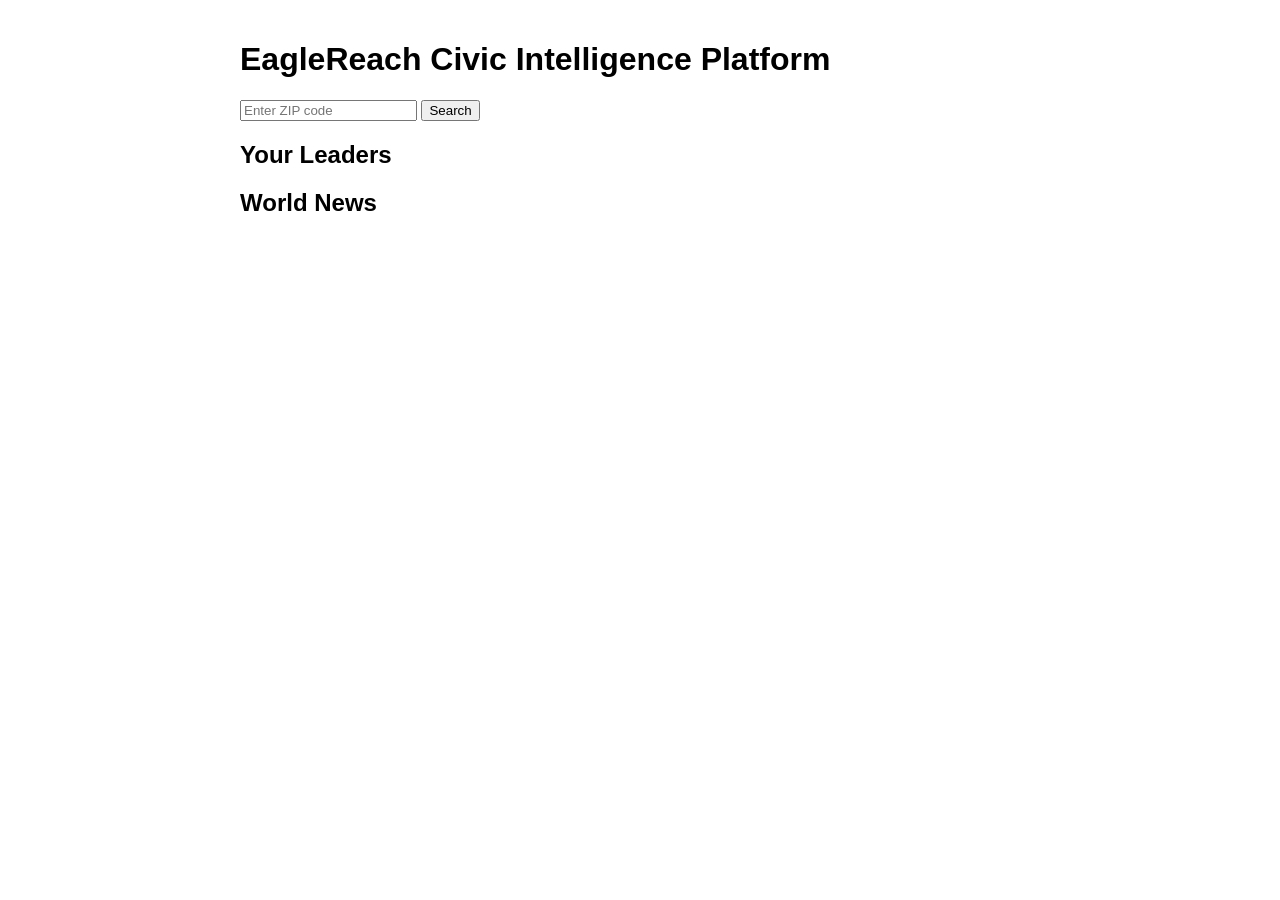
<file: index.html>
<!DOCTYPE html>
<html>
<head>
    <title>EagleReach Civic Intelligence Platform</title>
    <link rel="stylesheet" href="style.css">
</head>

<body>

<h1>EagleReach Civic Intelligence Platform</h1>

<input id="zip" placeholder="Enter ZIP code">
<button onclick="searchZip()">Search</button>

<h2>Your Leaders</h2>
<div id="leaders"></div>

<h2>World News</h2>
<div id="news"></div>

<script src="app.js"></script>

</body>
</html>
</file>
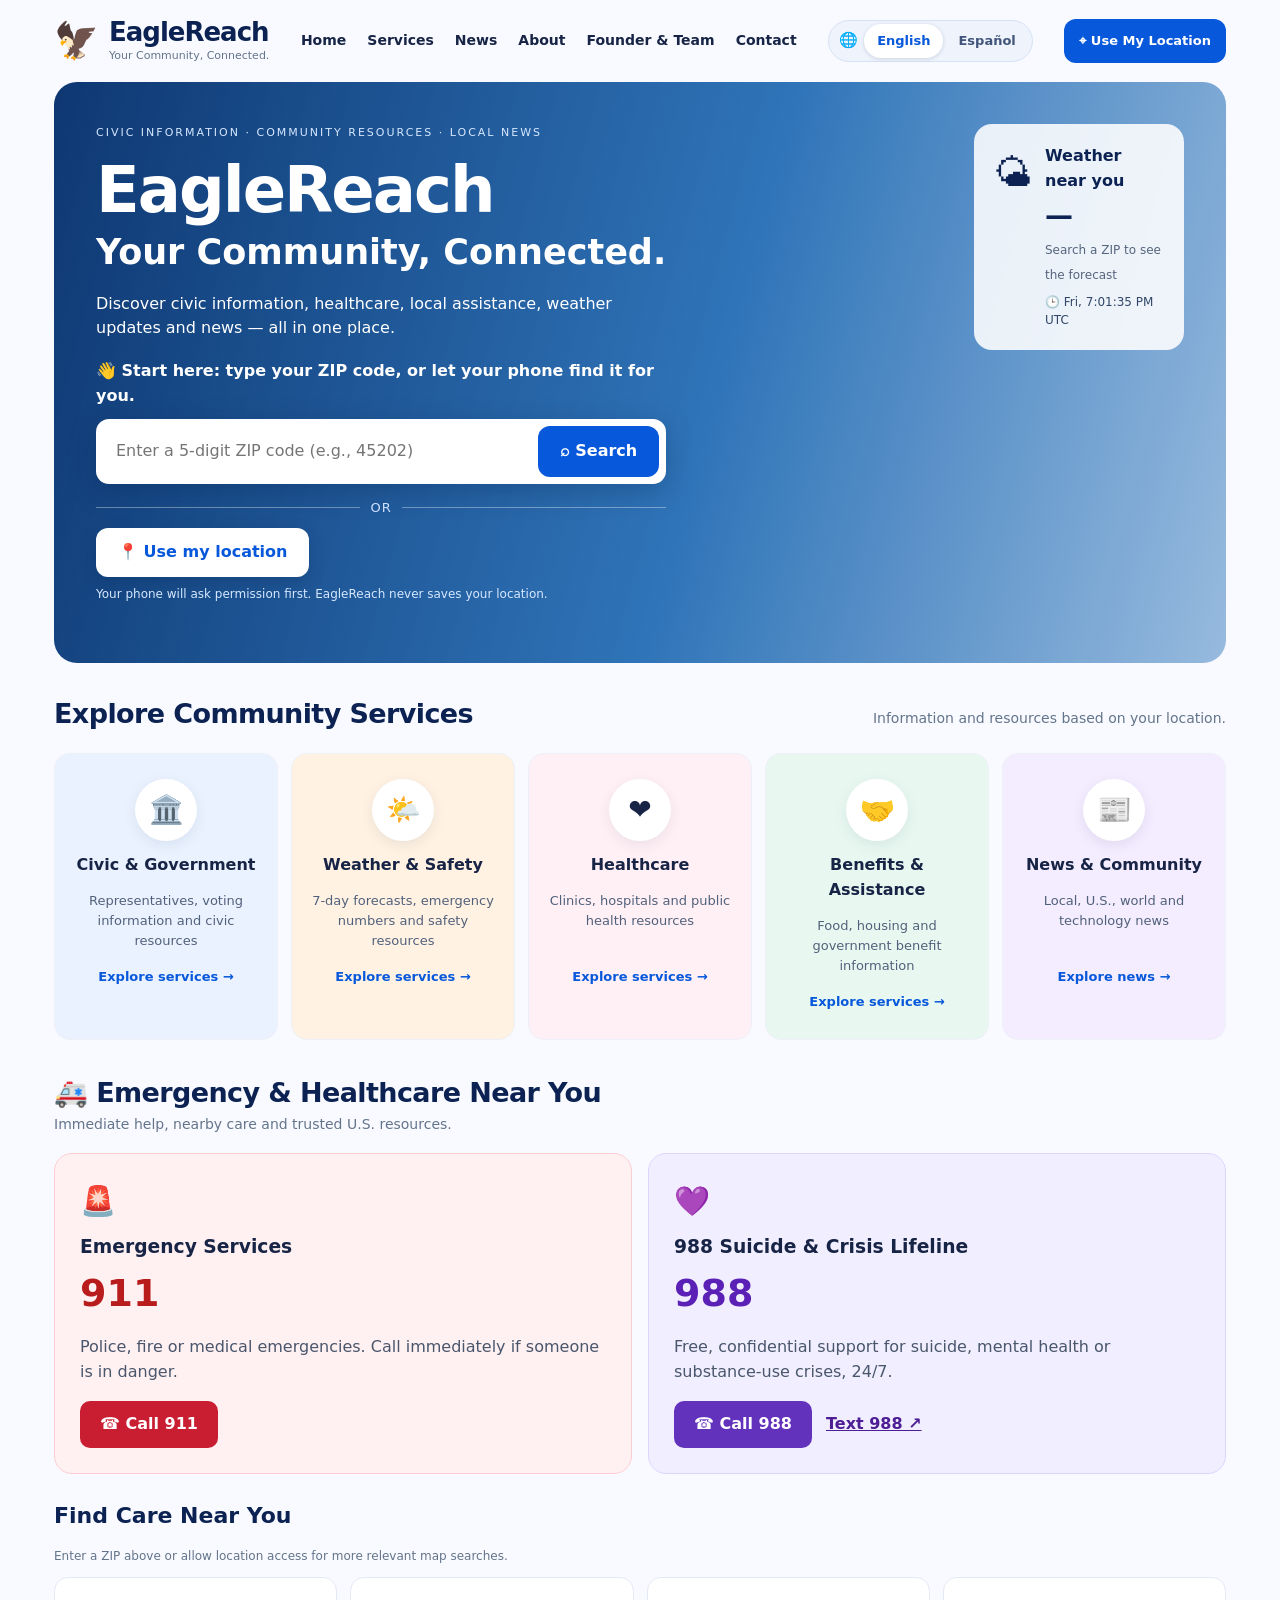
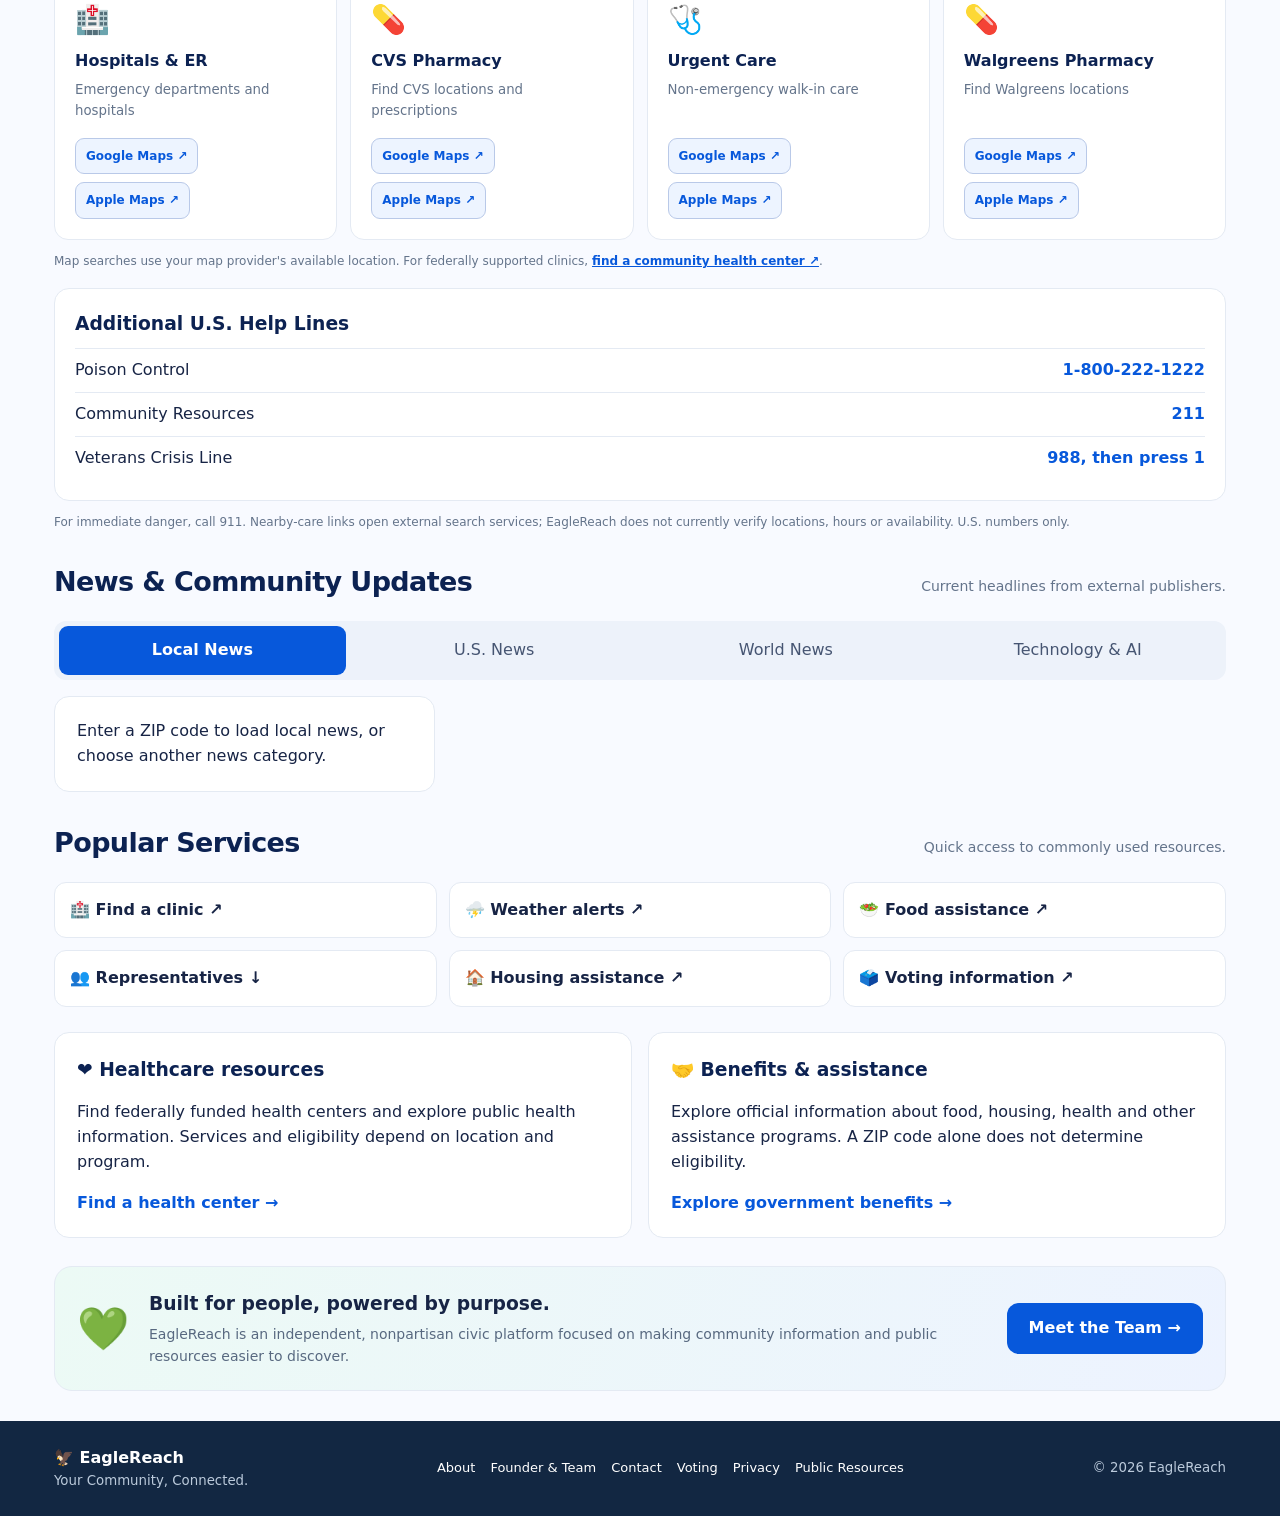
<file: docs/index.html>
<!doctype html><html lang="en"><head><meta charset="utf-8"><meta name="viewport" content="width=device-width,initial-scale=1"><meta name="theme-color" content="#0758db"><title>EagleReach | Your Community, Connected</title><meta name="description" content="Type a U.S. ZIP code to see who represents you in Congress, weather alerts, local news and nearby care. Free and nonpartisan."><link rel="canonical" href="https://vikesh2608.github.io/EagleReach-v2/"><meta property="og:type" content="website"><meta property="og:site_name" content="EagleReach"><meta property="og:title" content="EagleReach | Your Community, Connected"><meta property="og:description" content="Type a U.S. ZIP code to see who represents you in Congress, weather alerts, local news and nearby care. Free and nonpartisan."><meta property="og:url" content="https://vikesh2608.github.io/EagleReach-v2/"><meta property="og:image" content="https://vikesh2608.github.io/EagleReach-v2/og-image.jpg"><meta property="og:image:width" content="1200"><meta property="og:image:height" content="630"><meta property="og:image:alt" content="EagleReach: type a ZIP code to see your representatives, weather alerts and local news"><meta name="twitter:card" content="summary_large_image"><meta name="twitter:title" content="EagleReach | Your Community, Connected"><meta name="twitter:description" content="Type a U.S. ZIP code to see who represents you in Congress, weather alerts, local news and nearby care. Free and nonpartisan."><meta name="twitter:image" content="https://vikesh2608.github.io/EagleReach-v2/og-image.jpg"><link rel="stylesheet" href="./style.css"></head><body><header class="nav wrap"><a class="brand" href="./index.html"><span class="mark">🦅</span><span><strong>EagleReach</strong><small>Your Community, Connected.</small></span></a><nav aria-label="Main navigation"><a href="#home">Home</a><a href="#services">Services</a><a href="#news">News</a><a href="./about.html">About</a><a href="./founder.html">Founder & Team</a><a href="./contact.html">Contact</a></nav><div id="langSwitch" class="lang-switch" role="group" aria-label="Language / Idioma"><span class="globe" aria-hidden="true">🌐</span><button type="button" data-lang="en" lang="en" aria-pressed="true"><span class="long">English</span><span class="short">EN</span></button><button type="button" data-lang="es" lang="es" aria-pressed="false"><span class="long">Español</span><span class="short">ES</span></button></div><button id="locateTop" class="button small">⌖ Use My Location</button></header><main class="wrap"><section class="hero" id="home"><div class="hero-content"><div class="eyebrow">CIVIC INFORMATION · COMMUNITY RESOURCES · LOCAL NEWS</div><h1>EagleReach</h1><h2>Your Community, Connected.</h2><p class="hero-desc">Discover civic information, healthcare, local assistance, weather updates and news — all in one place.</p><p class="start-hint">👋 Start here: type your ZIP code, or let your phone find it for you.</p><form id="searchForm" class="search"><label class="sr-only" for="zip">Enter ZIP code</label><input id="zip" inputmode="numeric" autocomplete="postal-code" maxlength="5" placeholder="Enter a 5-digit ZIP code (e.g., 45202)" required pattern="[0-9]{5}"><button class="button" type="submit">⌕ Search</button></form><div class="or-line" aria-hidden="true"><span>or</span></div><button id="locateHero" class="locate-big" type="button">📍 Use my location</button><small class="locate-note">Your phone will ask permission first. EagleReach never saves your location.</small><p id="status" role="status" aria-live="polite"></p></div><div class="hero-side"><div class="weather-chip"><span>🌤</span><div><b id="heroCity">Weather near you</b><strong id="heroTemp">—</strong><small id="heroConditions">Search a ZIP to see the forecast</small><small id="heroClock" class="clock"></small></div></div></div></section><section id="services"><div class="section-heading"><h2>Explore Community Services</h2><p>Information and resources based on your location.</p></div><div class="service-grid"><a class="service blue" href="#civic"><span class="bubble">🏛️</span><h3>Civic & Government</h3><p>Representatives, voting information and civic resources</p><b>Explore services →</b></a><a class="service orange" href="#forecast"><span class="bubble">🌤️</span><h3>Weather & Safety</h3><p>7-day forecasts, emergency numbers and safety resources</p><b>Explore services →</b></a><a class="service pink" href="#healthcare"><span class="bubble">❤️</span><h3>Healthcare</h3><p>Clinics, hospitals and public health resources</p><b>Explore services →</b></a><a class="service green" href="#benefits"><span class="bubble">🤝</span><h3>Benefits & Assistance</h3><p>Food, housing and government benefit information</p><b>Explore services →</b></a><a class="service purple" href="#news"><span class="bubble">📰</span><h3>News & Community</h3><p>Local, U.S., world and technology news</p><b>Explore news →</b></a></div></section><section id="emergency" class="emergency-section" aria-labelledby="emergency-title"><div class="section-heading"><div><h2 id="emergency-title">🚑 Emergency & Healthcare Near You</h2><p>Immediate help, nearby care and trusted U.S. resources.</p></div></div><div class="emergency-grid"><article class="emergency-card emergency-911"><span class="emergency-symbol">🚨</span><h3>Emergency Services</h3><strong>911</strong><p>Police, fire or medical emergencies. Call immediately if someone is in danger.</p><a class="emergency-action red-action" href="tel:911" aria-label="Call 911 emergency services">☎ Call 911</a></article><article class="emergency-card emergency-988"><span class="emergency-symbol">💜</span><h3>988 Suicide & Crisis Lifeline</h3><strong>988</strong><p>Free, confidential support for suicide, mental health or substance-use crises, 24/7.</p><a class="emergency-action purple-action" href="tel:988" aria-label="Call 988 crisis lifeline">☎ Call 988</a><a class="secondary-crisis-link" href="sms:988">Text 988 ↗</a></article></div><h3 class="nearby-title">Find Care Near You</h3><p id="careLocation" class="note" role="status" aria-live="polite">Enter a ZIP above or allow location access for more relevant map searches.</p><div class="care-grid"><article class="care-card"><span>🏥</span><b>Hospitals & ER</b><small>Emergency departments and hospitals</small><div class="map-actions"><a href="https://www.google.com/maps/search/?api=1&amp;query=emergency%20hospital%20near%20me" target="_blank" rel="noopener noreferrer" aria-label="Find Hospitals & ER on Google Maps">Google Maps ↗</a><a href="https://maps.apple.com/?q=emergency%20hospital%20near%20me" target="_blank" rel="noopener noreferrer" aria-label="Find Hospitals & ER on Apple Maps">Apple Maps ↗</a></div></article><article class="care-card"><span>💊</span><b>CVS Pharmacy</b><small>Find CVS locations and prescriptions</small><div class="map-actions"><a href="https://www.google.com/maps/search/?api=1&amp;query=CVS%20Pharmacy%20near%20me" target="_blank" rel="noopener noreferrer" aria-label="Find CVS Pharmacy on Google Maps">Google Maps ↗</a><a href="https://maps.apple.com/?q=CVS%20Pharmacy%20near%20me" target="_blank" rel="noopener noreferrer" aria-label="Find CVS Pharmacy on Apple Maps">Apple Maps ↗</a></div></article><article class="care-card"><span>🩺</span><b>Urgent Care</b><small>Non-emergency walk-in care</small><div class="map-actions"><a href="https://www.google.com/maps/search/?api=1&amp;query=urgent%20care%20near%20me" target="_blank" rel="noopener noreferrer" aria-label="Find Urgent Care on Google Maps">Google Maps ↗</a><a href="https://maps.apple.com/?q=urgent%20care%20near%20me" target="_blank" rel="noopener noreferrer" aria-label="Find Urgent Care on Apple Maps">Apple Maps ↗</a></div></article><article class="care-card"><span>💊</span><b>Walgreens Pharmacy</b><small>Find Walgreens locations</small><div class="map-actions"><a href="https://www.google.com/maps/search/?api=1&amp;query=Walgreens%20Pharmacy%20near%20me" target="_blank" rel="noopener noreferrer" aria-label="Find Walgreens Pharmacy on Google Maps">Google Maps ↗</a><a href="https://maps.apple.com/?q=Walgreens%20Pharmacy%20near%20me" target="_blank" rel="noopener noreferrer" aria-label="Find Walgreens Pharmacy on Apple Maps">Apple Maps ↗</a></div></article></div><p class="note">Map searches use your map provider's available location. For federally supported clinics, <a href="https://findahealthcenter.hrsa.gov/" target="_blank" rel="noopener noreferrer">find a community health center ↗</a>.</p><div class="helplines"><h3>Additional U.S. Help Lines</h3><div><span>Poison Control</span><a href="tel:18002221222">1-800-222-1222</a></div><div><span>Community Resources</span><a href="tel:211">211</a></div><div><span>Veterans Crisis Line</span><a href="tel:988">988, then press 1</a></div></div><p class="emergency-disclaimer">For immediate danger, call 911. Nearby-care links open external search services; EagleReach does not currently verify locations, hours or availability. U.S. numbers only.</p></section><section id="results" hidden><div class="section-heading"><div><h2 id="resultTitle">Your community</h2><p id="resultSubtitle"></p></div><div class="share-wrap"><button id="cardBtn" class="share-button card-button" type="button">🖼️ Make my Community Card</button><button id="shareBtn" class="share-button" type="button">🔗 Share these results</button><span id="shareMsg" role="status" aria-live="polite"></span></div></div><div class="two-col"><article class="panel" id="civic"><h3>🏛️ Elected representatives</h3><div id="leaders">Search to load civic information.</div><p class="note">ZIP codes can span multiple congressional districts. Confirm district assignments using your full address.</p></article><article class="panel wx wx-clear" id="forecast" aria-label="Weather"><div id="alerts" aria-live="polite"></div><div id="weather">Search to load the forecast.</div><p class="note live-line"><span id="localClock"></span><span id="updatedAt"></span></p></article></div></section><section id="news"><div class="section-heading"><h2>News & Community Updates</h2><p>Current headlines from external publishers.</p></div><div class="tabs" role="tablist" aria-label="News categories"><button class="active" data-news="local" role="tab" aria-selected="true">Local News</button><button data-news="us" role="tab" aria-selected="false">U.S. News</button><button data-news="world" role="tab" aria-selected="false">World News</button><button data-news="tech" role="tab" aria-selected="false">Technology & AI</button></div><div id="newsCards" class="news-grid"><div class="panel">Enter a ZIP code to load local news, or choose another news category.</div></div></section><section id="popular"><div class="section-heading"><h2>Popular Services</h2><p>Quick access to commonly used resources.</p></div><div class="quick-grid"><a href="https://findahealthcenter.hrsa.gov/" target="_blank" rel="noopener noreferrer">🏥 Find a clinic ↗</a><a href="https://www.weather.gov/" target="_blank" rel="noopener noreferrer">⛈️ Weather alerts ↗</a><a href="https://www.usa.gov/food-help" target="_blank" rel="noopener noreferrer">🥗 Food assistance ↗</a><a href="#civic">👥 Representatives ↓</a><a href="https://www.usa.gov/housing-help" target="_blank" rel="noopener noreferrer">🏠 Housing assistance ↗</a><a href="https://www.usa.gov/voting" target="_blank" rel="noopener noreferrer">🗳️ Voting information ↗</a></div></section><div class="two-col resource-panels"><section class="panel" id="healthcare"><h3>❤️ Healthcare resources</h3><p>Find federally funded health centers and explore public health information. Services and eligibility depend on location and program.</p><a href="https://findahealthcenter.hrsa.gov/" target="_blank" rel="noopener noreferrer">Find a health center →</a></section><section class="panel" id="benefits"><h3>🤝 Benefits & assistance</h3><p>Explore official information about food, housing, health and other assistance programs. A ZIP code alone does not determine eligibility.</p><a href="https://www.usa.gov/benefits" target="_blank" rel="noopener noreferrer">Explore government benefits →</a></section></div><aside class="mission"><span>💚</span><div><h3>Built for people, powered by purpose.</h3><p>EagleReach is an independent, nonpartisan civic platform focused on making community information and public resources easier to discover.</p></div><a class="button" href="./founder.html">Meet the Team →</a></aside></main><div id="cardModal" class="card-modal" hidden role="dialog" aria-modal="true" aria-labelledby="cardTitle"><div class="card-sheet"><div class="card-head"><h3 id="cardTitle">Your Community Card</h3><button id="cardClose" class="card-x" type="button" aria-label="Close">✕</button></div><p class="card-sub">Share it on Instagram, WhatsApp, LinkedIn or anywhere. Every card links back to your results.</p><div class="card-preview"><img id="cardImg" alt="Community Card preview"></div><div class="card-actions"><button id="cardShare" class="button" type="button">📤 Share image</button><button id="cardDownload" class="share-button" type="button">⬇️ Download</button></div></div></div><div id="startBar" class="start-bar" hidden><span class="start-bar-text">Find your representatives, weather &amp; local news</span><button id="locateBar" type="button">📍 Use my location</button><a href="#home" class="start-bar-zip">or type a ZIP</a></div><footer><div class="wrap footer-inner"><div><b>🦅 EagleReach</b><small>Your Community, Connected.</small></div><div><a href="./about.html">About</a><a href="./founder.html">Founder & Team</a><a href="./contact.html">Contact</a><a href="./vote.html">Voting</a><a href="./privacy.html">Privacy</a><a href="https://www.usa.gov/" target="_blank" rel="noopener noreferrer">Public Resources</a></div><small>© 2026 EagleReach</small></div></footer><script src="./i18n.js" defer></script><script src="./app.js" defer></script></body></html>
</file>
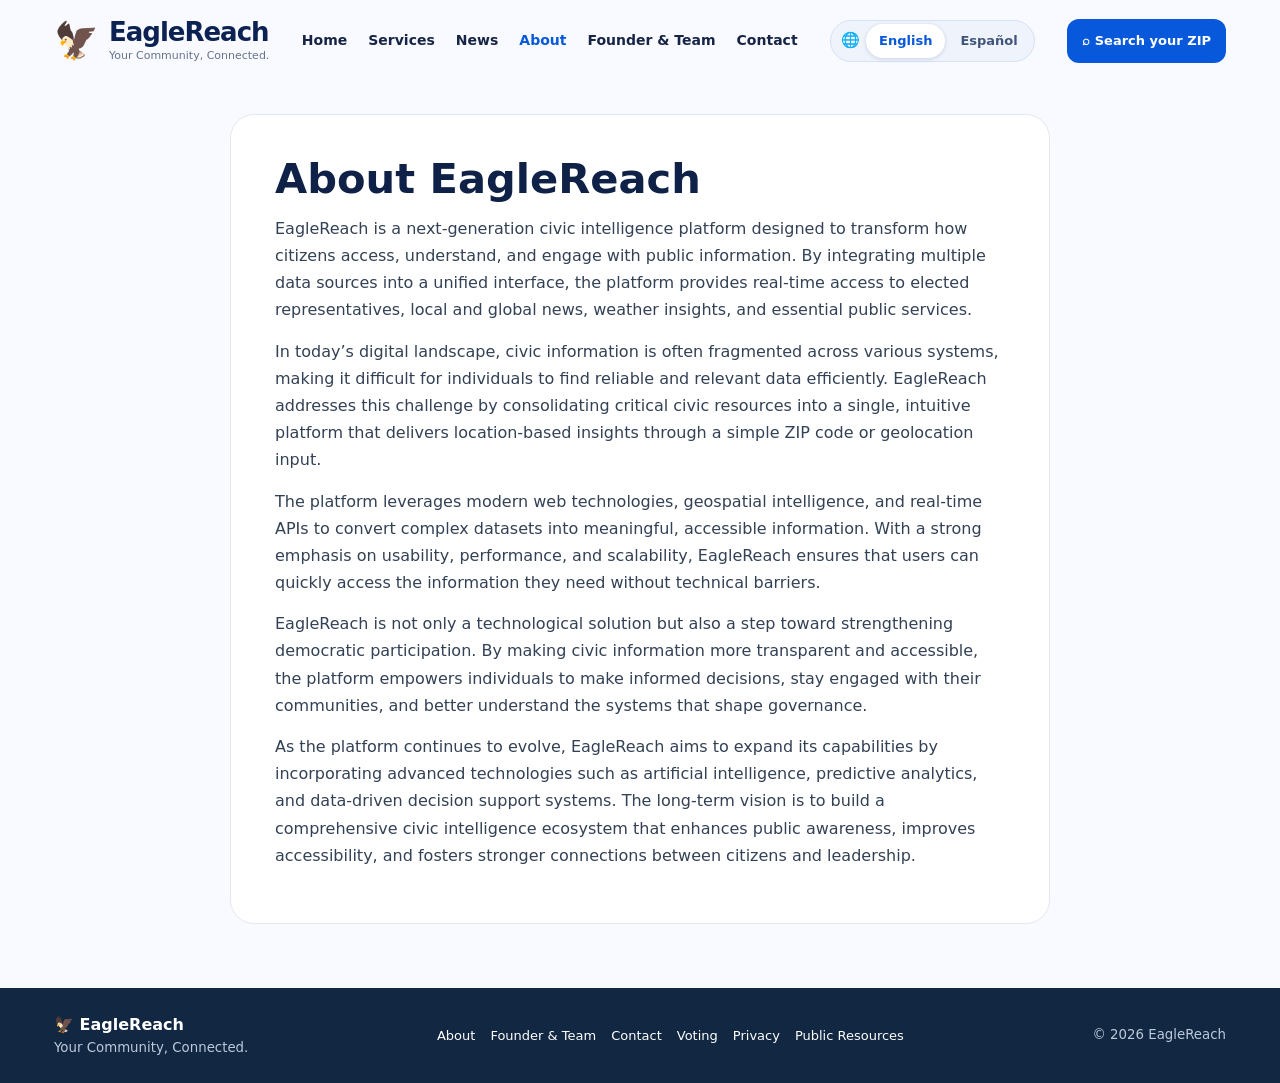
<file: docs/about.html>
<!doctype html>
<html lang="en">
<head>
<meta charset="utf-8">
<meta name="viewport" content="width=device-width,initial-scale=1">
<meta name="theme-color" content="#0758db">
<meta name="description" content="What EagleReach is and why it exists.">
<title>About | EagleReach</title>
<link rel="canonical" href="https://vikesh2608.github.io/EagleReach-v2/about.html"><meta property="og:type" content="website"><meta property="og:site_name" content="EagleReach"><meta property="og:title" content="About | EagleReach"><meta property="og:description" content="What EagleReach is and why it exists."><meta property="og:url" content="https://vikesh2608.github.io/EagleReach-v2/about.html"><meta property="og:image" content="https://vikesh2608.github.io/EagleReach-v2/og-image.jpg"><meta property="og:image:width" content="1200"><meta property="og:image:height" content="630"><meta property="og:image:alt" content="EagleReach: type a ZIP code to see your representatives, weather alerts and local news"><meta name="twitter:card" content="summary_large_image"><meta name="twitter:title" content="About | EagleReach"><meta name="twitter:description" content="What EagleReach is and why it exists."><meta name="twitter:image" content="https://vikesh2608.github.io/EagleReach-v2/og-image.jpg">
<link rel="stylesheet" href="./style.css">
</head>
<body>
<header class="nav wrap"><a class="brand" href="./index.html"><span class="mark">🦅</span><span><strong>EagleReach</strong><small>Your Community, Connected.</small></span></a><nav aria-label="Main navigation"><a href="./index.html">Home</a><a href="./index.html#services">Services</a><a href="./index.html#news">News</a><a href="./about.html" aria-current="page">About</a><a href="./founder.html">Founder & Team</a><a href="./contact.html">Contact</a></nav><div id="langSwitch" class="lang-switch" role="group" aria-label="Language / Idioma"><span class="globe" aria-hidden="true">🌐</span><button type="button" data-lang="en" lang="en" aria-pressed="true"><span class="long">English</span><span class="short">EN</span></button><button type="button" data-lang="es" lang="es" aria-pressed="false"><span class="long">Español</span><span class="short">ES</span></button></div><a class="button small" href="./index.html#home">⌕ Search your ZIP</a></header>
<main class="wrap">
<article class="page" data-en-only>
<h1>About EagleReach</h1>

    <p>
        EagleReach is a next-generation civic intelligence platform designed to transform how citizens 
        access, understand, and engage with public information. By integrating multiple data sources into 
        a unified interface, the platform provides real-time access to elected representatives, local and 
        global news, weather insights, and essential public services.
    </p>

    <p>
        In today’s digital landscape, civic information is often fragmented across various systems, making 
        it difficult for individuals to find reliable and relevant data efficiently. EagleReach addresses 
        this challenge by consolidating critical civic resources into a single, intuitive platform that 
        delivers location-based insights through a simple ZIP code or geolocation input.
    </p>

    <p>
        The platform leverages modern web technologies, geospatial intelligence, and real-time APIs to 
        convert complex datasets into meaningful, accessible information. With a strong emphasis on 
        usability, performance, and scalability, EagleReach ensures that users can quickly access the 
        information they need without technical barriers.
    </p>

    <p>
        EagleReach is not only a technological solution but also a step toward strengthening democratic 
        participation. By making civic information more transparent and accessible, the platform empowers 
        individuals to make informed decisions, stay engaged with their communities, and better understand 
        the systems that shape governance.
    </p>

    <p>
        As the platform continues to evolve, EagleReach aims to expand its capabilities by incorporating 
        advanced technologies such as artificial intelligence, predictive analytics, and data-driven 
        decision support systems. The long-term vision is to build a comprehensive civic intelligence 
        ecosystem that enhances public awareness, improves accessibility, and fosters stronger connections 
        between citizens and leadership.
    </p>
</article>
</main>
<footer><div class="wrap footer-inner"><div><b>🦅 EagleReach</b><small>Your Community, Connected.</small></div><div><a href="./about.html">About</a><a href="./founder.html">Founder & Team</a><a href="./contact.html">Contact</a><a href="./vote.html">Voting</a><a href="./privacy.html">Privacy</a><a href="https://www.usa.gov/" target="_blank" rel="noopener noreferrer">Public Resources</a></div><small>© 2026 EagleReach</small></div></footer>
<script src="./i18n.js" defer></script>
</body>
</html>
</file>
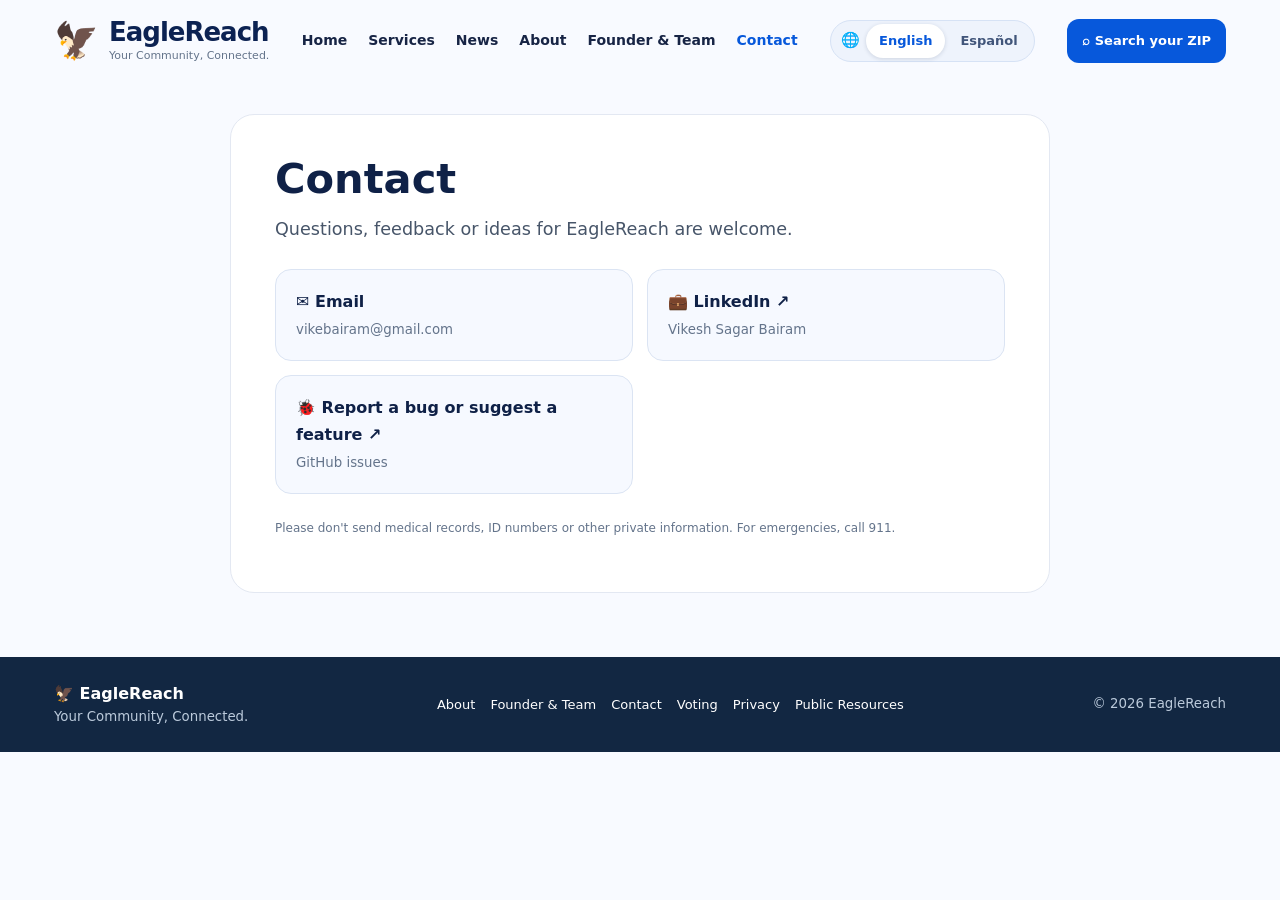
<file: docs/contact.html>
<!doctype html>
<html lang="en">
<head>
<meta charset="utf-8">
<meta name="viewport" content="width=device-width,initial-scale=1">
<meta name="theme-color" content="#0758db">
<meta name="description" content="Get in touch with the EagleReach team.">
<title>Contact | EagleReach</title>
<link rel="canonical" href="https://vikesh2608.github.io/EagleReach-v2/contact.html"><meta property="og:type" content="website"><meta property="og:site_name" content="EagleReach"><meta property="og:title" content="Contact | EagleReach"><meta property="og:description" content="Get in touch with the EagleReach team."><meta property="og:url" content="https://vikesh2608.github.io/EagleReach-v2/contact.html"><meta property="og:image" content="https://vikesh2608.github.io/EagleReach-v2/og-image.jpg"><meta property="og:image:width" content="1200"><meta property="og:image:height" content="630"><meta property="og:image:alt" content="EagleReach: type a ZIP code to see your representatives, weather alerts and local news"><meta name="twitter:card" content="summary_large_image"><meta name="twitter:title" content="Contact | EagleReach"><meta name="twitter:description" content="Get in touch with the EagleReach team."><meta name="twitter:image" content="https://vikesh2608.github.io/EagleReach-v2/og-image.jpg">
<link rel="stylesheet" href="./style.css">
</head>
<body>
<header class="nav wrap"><a class="brand" href="./index.html"><span class="mark">🦅</span><span><strong>EagleReach</strong><small>Your Community, Connected.</small></span></a><nav aria-label="Main navigation"><a href="./index.html">Home</a><a href="./index.html#services">Services</a><a href="./index.html#news">News</a><a href="./about.html">About</a><a href="./founder.html">Founder & Team</a><a href="./contact.html" aria-current="page">Contact</a></nav><div id="langSwitch" class="lang-switch" role="group" aria-label="Language / Idioma"><span class="globe" aria-hidden="true">🌐</span><button type="button" data-lang="en" lang="en" aria-pressed="true"><span class="long">English</span><span class="short">EN</span></button><button type="button" data-lang="es" lang="es" aria-pressed="false"><span class="long">Español</span><span class="short">ES</span></button></div><a class="button small" href="./index.html#home">⌕ Search your ZIP</a></header>
<main class="wrap">
<article class="page">
<h1>Contact</h1>
<p class="lead">Questions, feedback or ideas for EagleReach are welcome.</p>
<div class="link-grid">
  <a class="link-card" href="mailto:vikebairam@gmail.com"><b>✉️ Email</b><small>vikebairam@gmail.com</small></a>
  <a class="link-card" href="https://www.linkedin.com/in/vikesh-bairam-219769258/" target="_blank" rel="noopener noreferrer"><b>💼 LinkedIn ↗</b><small>Vikesh Sagar Bairam</small></a>
  <a class="link-card" href="https://github.com/Vikesh2608/EagleReach-v2/issues" target="_blank" rel="noopener noreferrer"><b>🐞 Report a bug or suggest a feature ↗</b><small>GitHub issues</small></a>
</div>
<p class="note">Please don't send medical records, ID numbers or other private information. For emergencies, call 911.</p>
</article>
</main>
<footer><div class="wrap footer-inner"><div><b>🦅 EagleReach</b><small>Your Community, Connected.</small></div><div><a href="./about.html">About</a><a href="./founder.html">Founder & Team</a><a href="./contact.html">Contact</a><a href="./vote.html">Voting</a><a href="./privacy.html">Privacy</a><a href="https://www.usa.gov/" target="_blank" rel="noopener noreferrer">Public Resources</a></div><small>© 2026 EagleReach</small></div></footer>
<script src="./i18n.js" defer></script>
</body>
</html>
</file>
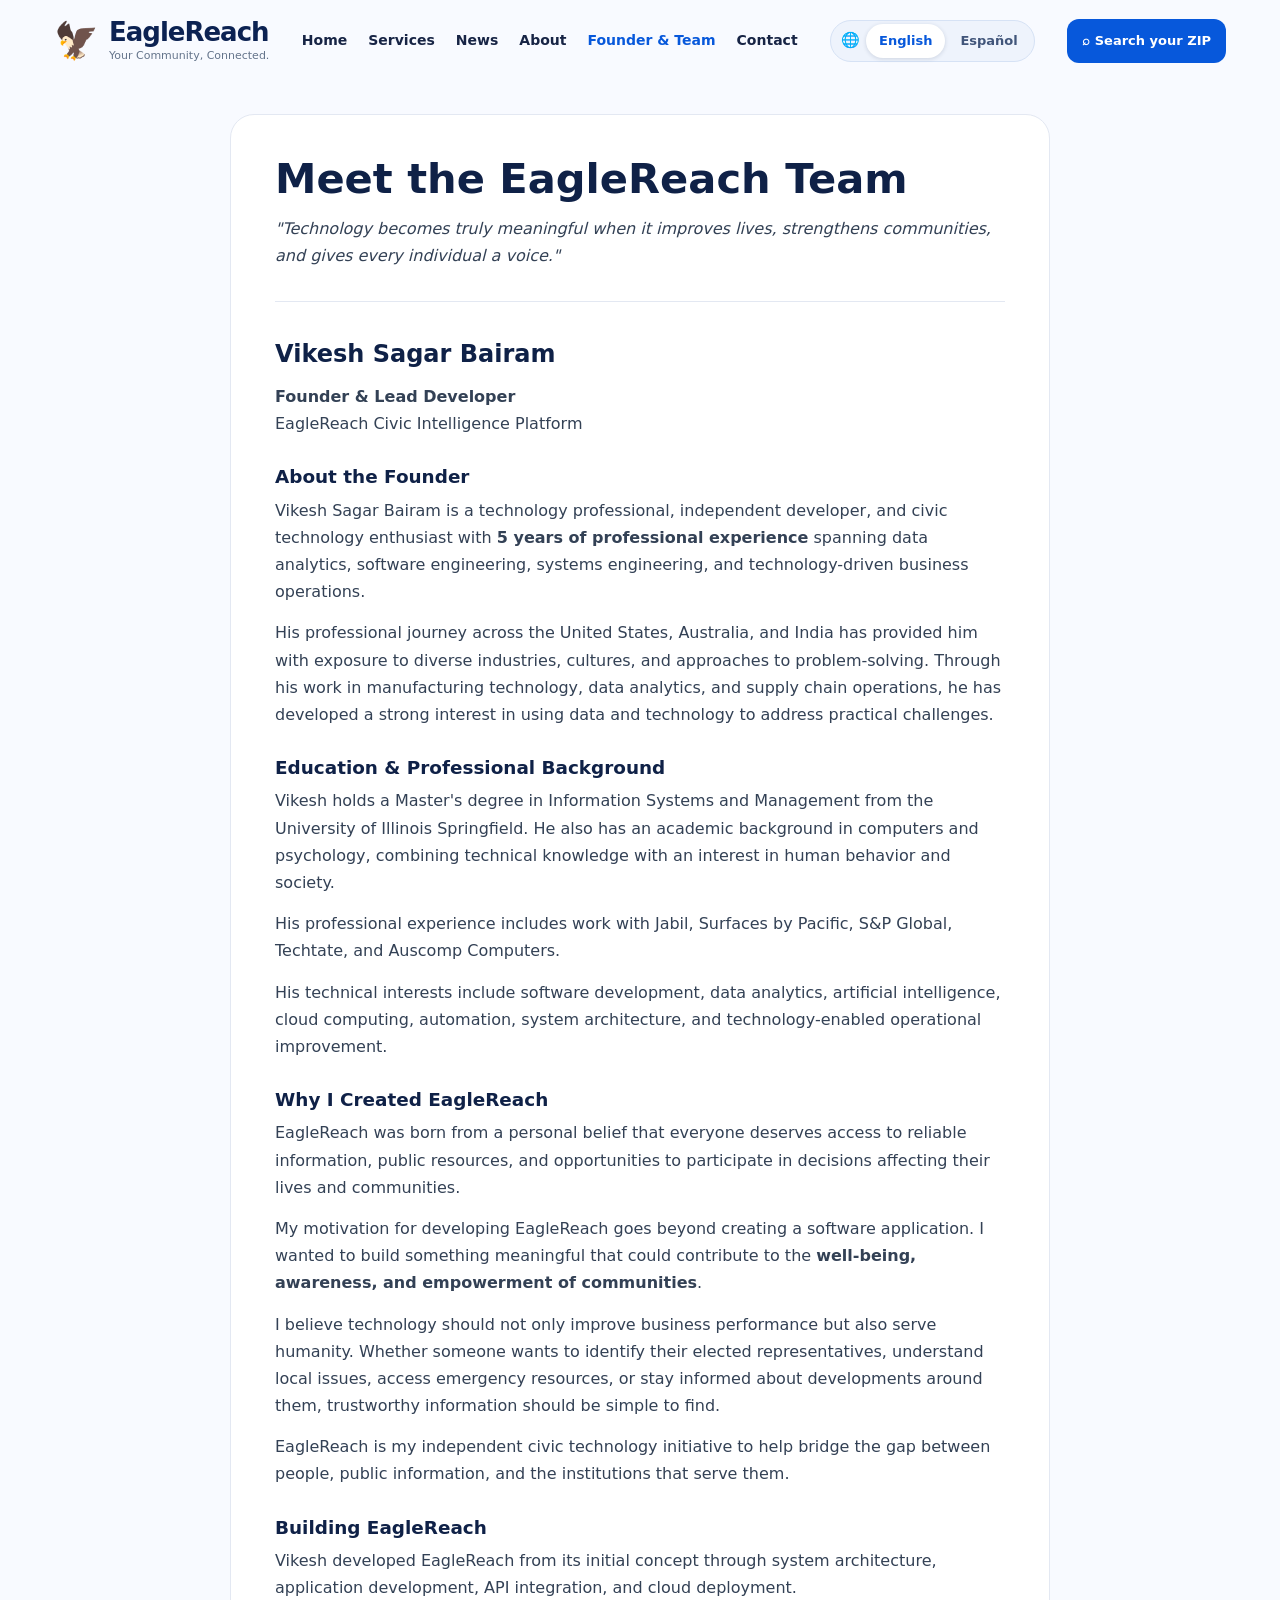
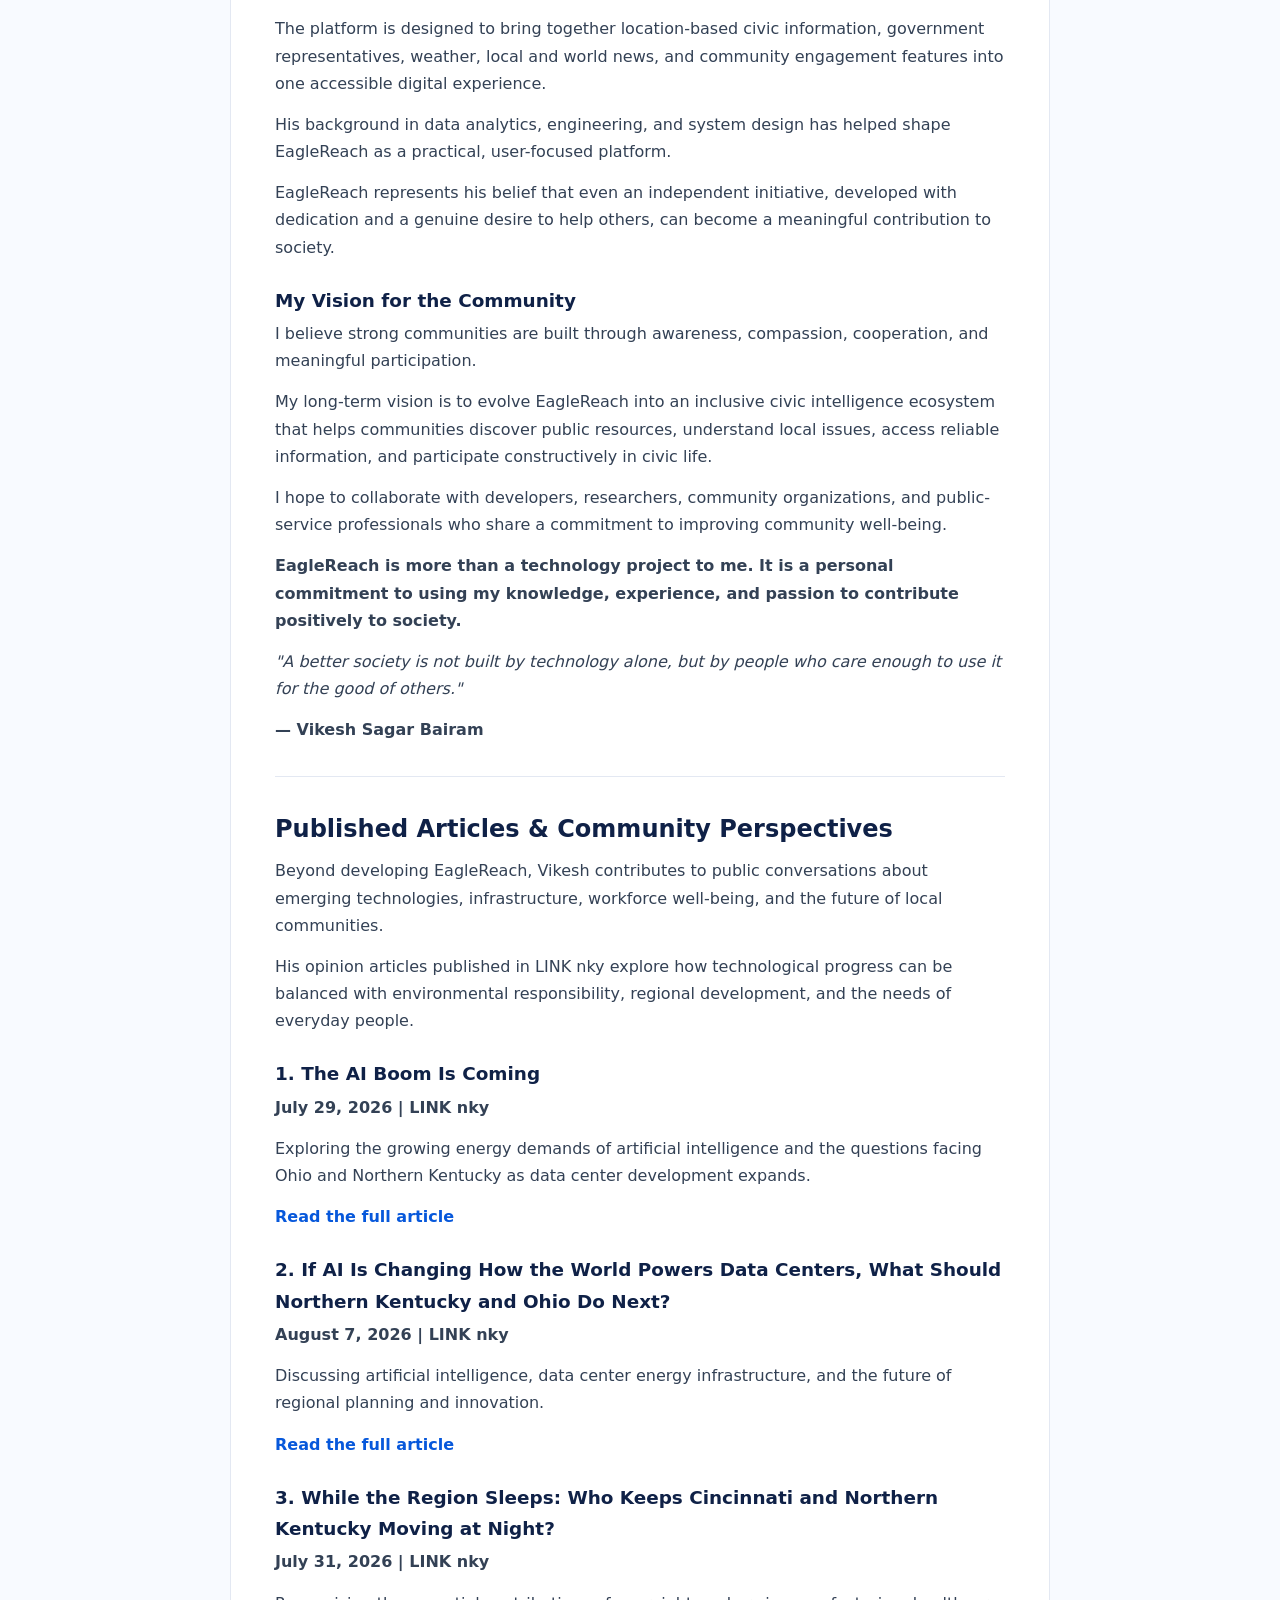
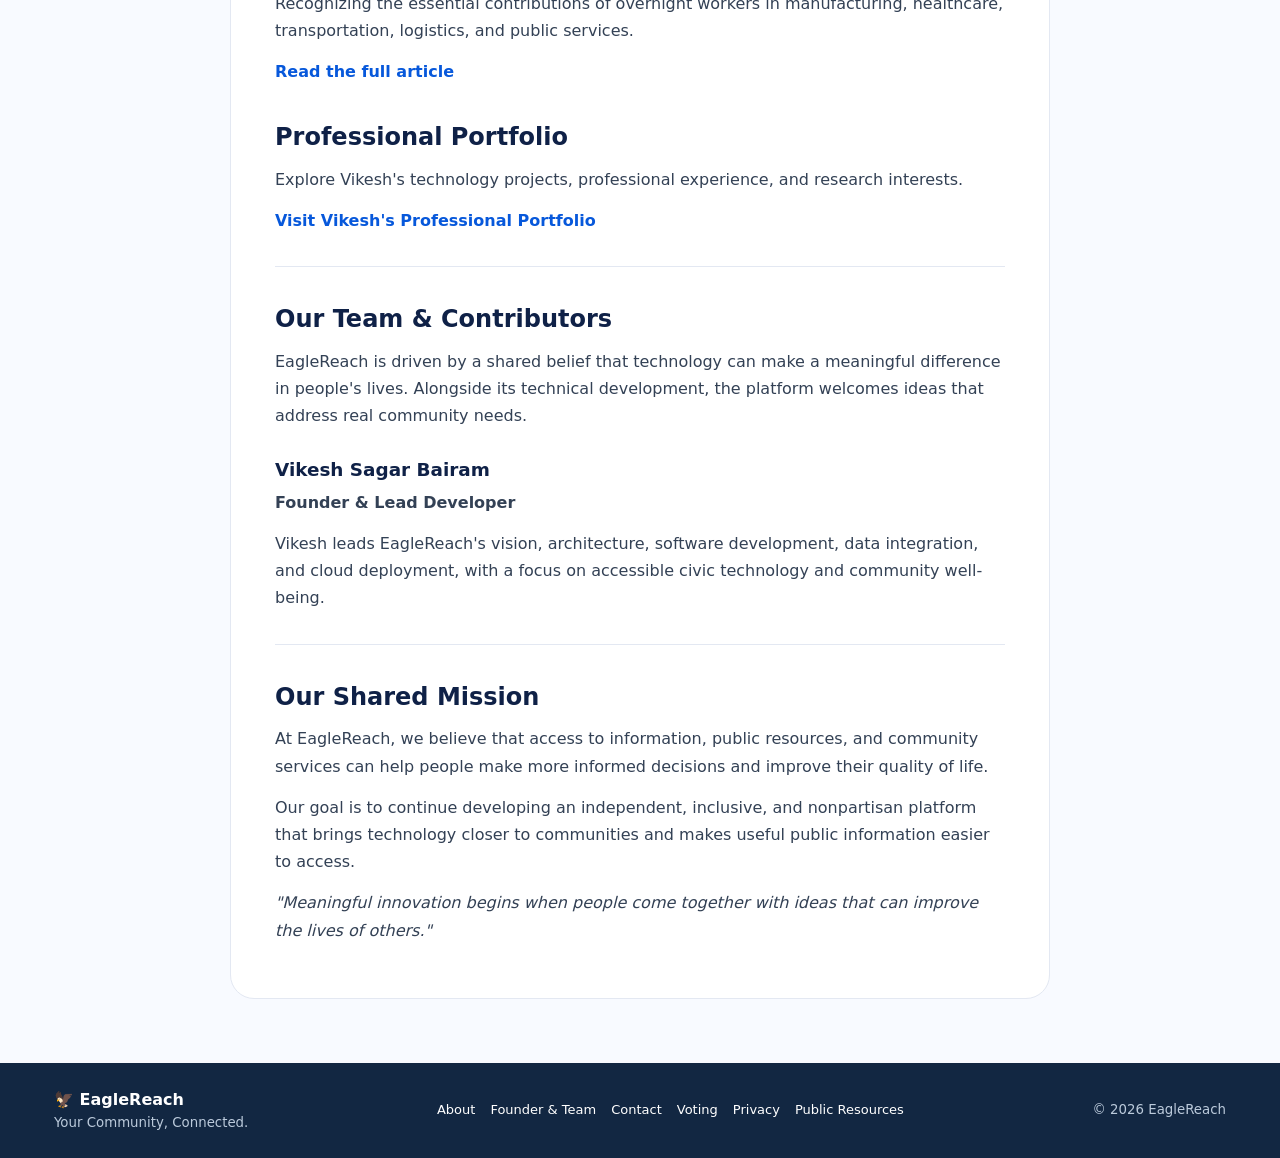
<file: docs/founder (1).html>
<!doctype html>
<html lang="en">
<head>
<meta charset="utf-8">
<meta name="viewport" content="width=device-width,initial-scale=1">
<meta name="theme-color" content="#0758db">
<meta name="description" content="Meet the people building EagleReach.">
<title>Founder & Team | EagleReach</title>
<link rel="canonical" href="https://vikesh2608.github.io/EagleReach-v2/founder.html"><meta property="og:type" content="website"><meta property="og:site_name" content="EagleReach"><meta property="og:title" content="Founder &amp; Team | EagleReach"><meta property="og:description" content="Meet the people building EagleReach."><meta property="og:url" content="https://vikesh2608.github.io/EagleReach-v2/founder.html"><meta property="og:image" content="https://vikesh2608.github.io/EagleReach-v2/og-image.jpg"><meta property="og:image:width" content="1200"><meta property="og:image:height" content="630"><meta property="og:image:alt" content="EagleReach: type a ZIP code to see your representatives, weather alerts and local news"><meta name="twitter:card" content="summary_large_image"><meta name="twitter:title" content="Founder &amp; Team | EagleReach"><meta name="twitter:description" content="Meet the people building EagleReach."><meta name="twitter:image" content="https://vikesh2608.github.io/EagleReach-v2/og-image.jpg">
<link rel="stylesheet" href="./style.css">
</head>
<body>
<header class="nav wrap"><a class="brand" href="./index.html"><span class="mark">🦅</span><span><strong>EagleReach</strong><small>Your Community, Connected.</small></span></a><nav aria-label="Main navigation"><a href="./index.html">Home</a><a href="./index.html#services">Services</a><a href="./index.html#news">News</a><a href="./about.html">About</a><a href="./founder.html" aria-current="page">Founder & Team</a><a href="./contact.html">Contact</a></nav><div id="langSwitch" class="lang-switch" role="group" aria-label="Language / Idioma"><span class="globe" aria-hidden="true">🌐</span><button type="button" data-lang="en" lang="en" aria-pressed="true"><span class="long">English</span><span class="short">EN</span></button><button type="button" data-lang="es" lang="es" aria-pressed="false"><span class="long">Español</span><span class="short">ES</span></button></div><a class="button small" href="./index.html#home">⌕ Search your ZIP</a></header>
<main class="wrap">
<article class="page" data-en-only>
<h1>Meet the EagleReach Team</h1>

<p>
  <i>
    "Technology becomes truly meaningful when it improves lives,
    strengthens communities, and gives every individual a voice." 
  </i>
</p>

<hr>

<h2>Vikesh Sagar Bairam</h2>

<p>
  <b>Founder &amp; Lead Developer</b><br>
  EagleReach Civic Intelligence Platform
</p>

<h3>About the Founder</h3>

<p>
  Vikesh Sagar Bairam is a technology professional,
  independent developer, and civic technology enthusiast
  with <b>5 years of professional experience</b> spanning
  data analytics, software engineering, systems engineering,
  and technology-driven business operations.
</p>

<p>
  His professional journey across the United States,
  Australia, and India has provided him with exposure
  to diverse industries, cultures, and approaches to
  problem-solving. Through his work in manufacturing
  technology, data analytics, and supply chain operations,
  he has developed a strong interest in using data and
  technology to address practical challenges.
</p>

<h3>Education &amp; Professional Background</h3>

<p>
  Vikesh holds a Master's degree in Information Systems
  and Management from the University of Illinois
  Springfield. He also has an academic background in
  computers and psychology, combining technical
  knowledge with an interest in human behavior
  and society.
</p>

<p>
  His professional experience includes work with Jabil,
  Surfaces by Pacific, S&amp;P Global, Techtate, and
  Auscomp Computers.
</p>

<p>
  His technical interests include software development,
  data analytics, artificial intelligence, cloud computing,
  automation, system architecture, and technology-enabled
  operational improvement.
</p>

<h3>Why I Created EagleReach</h3>

<p>
  EagleReach was born from a personal belief that
  everyone deserves access to reliable information,
  public resources, and opportunities to participate
  in decisions affecting their lives and communities.
</p>

<p>
  My motivation for developing EagleReach goes beyond
  creating a software application. I wanted to build
  something meaningful that could contribute to the
  <b>well-being, awareness, and empowerment of communities</b>.
</p>

<p>
  I believe technology should not only improve business
  performance but also serve humanity. Whether someone
  wants to identify their elected representatives,
  understand local issues, access emergency resources,
  or stay informed about developments around them,
  trustworthy information should be simple to find.
</p>

<p>
  EagleReach is my independent civic technology
  initiative to help bridge the gap between people,
  public information, and the institutions that
  serve them.
</p>

<h3>Building EagleReach</h3>

<p>
  Vikesh developed EagleReach from its initial concept
  through system architecture, application development,
  API integration, and cloud deployment.
</p>

<p>
  The platform is designed to bring together
  location-based civic information, government
  representatives, weather, local and world news,
  and community engagement features into one
  accessible digital experience.
</p>

<p>
  His background in data analytics, engineering,
  and system design has helped shape EagleReach
  as a practical, user-focused platform.
</p>

<p>
  EagleReach represents his belief that even an
  independent initiative, developed with dedication
  and a genuine desire to help others, can become
  a meaningful contribution to society.
</p>

<h3>My Vision for the Community</h3>

<p>
  I believe strong communities are built through
  awareness, compassion, cooperation, and
  meaningful participation.
</p>

<p>
  My long-term vision is to evolve EagleReach into
  an inclusive civic intelligence ecosystem that
  helps communities discover public resources,
  understand local issues, access reliable
  information, and participate constructively
  in civic life.
</p>

<p>
  I hope to collaborate with developers, researchers,
  community organizations, and public-service
  professionals who share a commitment to improving
  community well-being.
</p>

<p>
  <b>
    EagleReach is more than a technology project to me.
    It is a personal commitment to using my knowledge,
    experience, and passion to contribute positively
    to society.
  </b>
</p>

<p>
  <i>
    "A better society is not built by technology alone,
    but by people who care enough to use it for
    the good of others."
  </i>
</p>

<p><b>— Vikesh Sagar Bairam</b></p>

<hr>

<h2>Published Articles &amp; Community Perspectives</h2>

<p>
  Beyond developing EagleReach, Vikesh contributes
  to public conversations about emerging technologies,
  infrastructure, workforce well-being, and the
  future of local communities.
</p>

<p>
  His opinion articles published in LINK nky explore
  how technological progress can be balanced with
  environmental responsibility, regional development,
  and the needs of everyday people.
</p>

<h3>1. The AI Boom Is Coming</h3>

<p><b>July 29, 2026 | LINK nky</b></p>

<p>
  Exploring the growing energy demands of artificial
  intelligence and the questions facing Ohio and
  Northern Kentucky as data center development expands.
</p>

<p>
  <a href="https://linknky.com/opinion/2026/07/29/opinion-the-ai-boom-is-coming-are-ohio-and-northern-kentucky-ready-for-its-energy-demands/"
     target="_blank" rel="noopener noreferrer">
    Read the full article
  </a>
</p>

<h3>
  2. If AI Is Changing How the World Powers Data Centers,
  What Should Northern Kentucky and Ohio Do Next?
</h3>

<p><b>August 7, 2026 | LINK nky</b></p>

<p>
  Discussing artificial intelligence, data center
  energy infrastructure, and the future of regional
  planning and innovation.
</p>

<p>
  <a href="https://linknky.com/opinion/2026/08/07/opinion-if-ai-is-changing-how-the-world-powers-data-centers-what-should-northern-kentucky-and-ohio-do-next/"
     target="_blank" rel="noopener noreferrer">
    Read the full article
  </a>
</p>

<h3>
  3. While the Region Sleeps: Who Keeps Cincinnati
  and Northern Kentucky Moving at Night?
</h3>

<p><b>July 31, 2026 | LINK nky</b></p>

<p>
  Recognizing the essential contributions of
  overnight workers in manufacturing, healthcare,
  transportation, logistics, and public services.
</p>

<p>
  <a href="https://linknky.com/opinion/2026/07/31/opinion-while-the-region-sleeps-who-keeps-cincinnati-and-northern-kentucky-moving-at-night/"
     target="_blank" rel="noopener noreferrer">
    Read the full article
  </a>
</p>

<h2>Professional Portfolio</h2>

<p>
  Explore Vikesh's technology projects, professional
  experience, and research interests.
</p>

<p>
  <a href="https://vikeshbairam.com"
     target="_blank" rel="noopener noreferrer">
    Visit Vikesh's Professional Portfolio
  </a>
</p>

<hr>

<h2>Our Team &amp; Contributors</h2>

<p>
  EagleReach is driven by a shared belief that
  technology can make a meaningful difference
  in people's lives. Alongside its technical
  development, the platform welcomes ideas
  that address real community needs.
</p>

<h3>Vikesh Sagar Bairam</h3>

<p><b>Founder &amp; Lead Developer</b></p>

<p>
  Vikesh leads EagleReach's vision, architecture,
  software development, data integration, and
  cloud deployment, with a focus on accessible
  civic technology and community well-being.
</p>

<hr>

<h2>Our Shared Mission</h2>

<p>
  At EagleReach, we believe that access to
  information, public resources, and community
  services can help people make more informed
  decisions and improve their quality of life.
</p>

<p>
  Our goal is to continue developing an independent,
  inclusive, and nonpartisan platform that brings
  technology closer to communities and makes
  useful public information easier to access.
</p>

<p>
  <i>
    "Meaningful innovation begins when people
    come together with ideas that can improve
    the lives of others."
  </i>
</p>
</article>
</main>
<footer><div class="wrap footer-inner"><div><b>🦅 EagleReach</b><small>Your Community, Connected.</small></div><div><a href="./about.html">About</a><a href="./founder.html">Founder & Team</a><a href="./contact.html">Contact</a><a href="./vote.html">Voting</a><a href="./privacy.html">Privacy</a><a href="https://www.usa.gov/" target="_blank" rel="noopener noreferrer">Public Resources</a></div><small>© 2026 EagleReach</small></div></footer>
<script src="./i18n.js" defer></script>
</body>
</html>
</file>
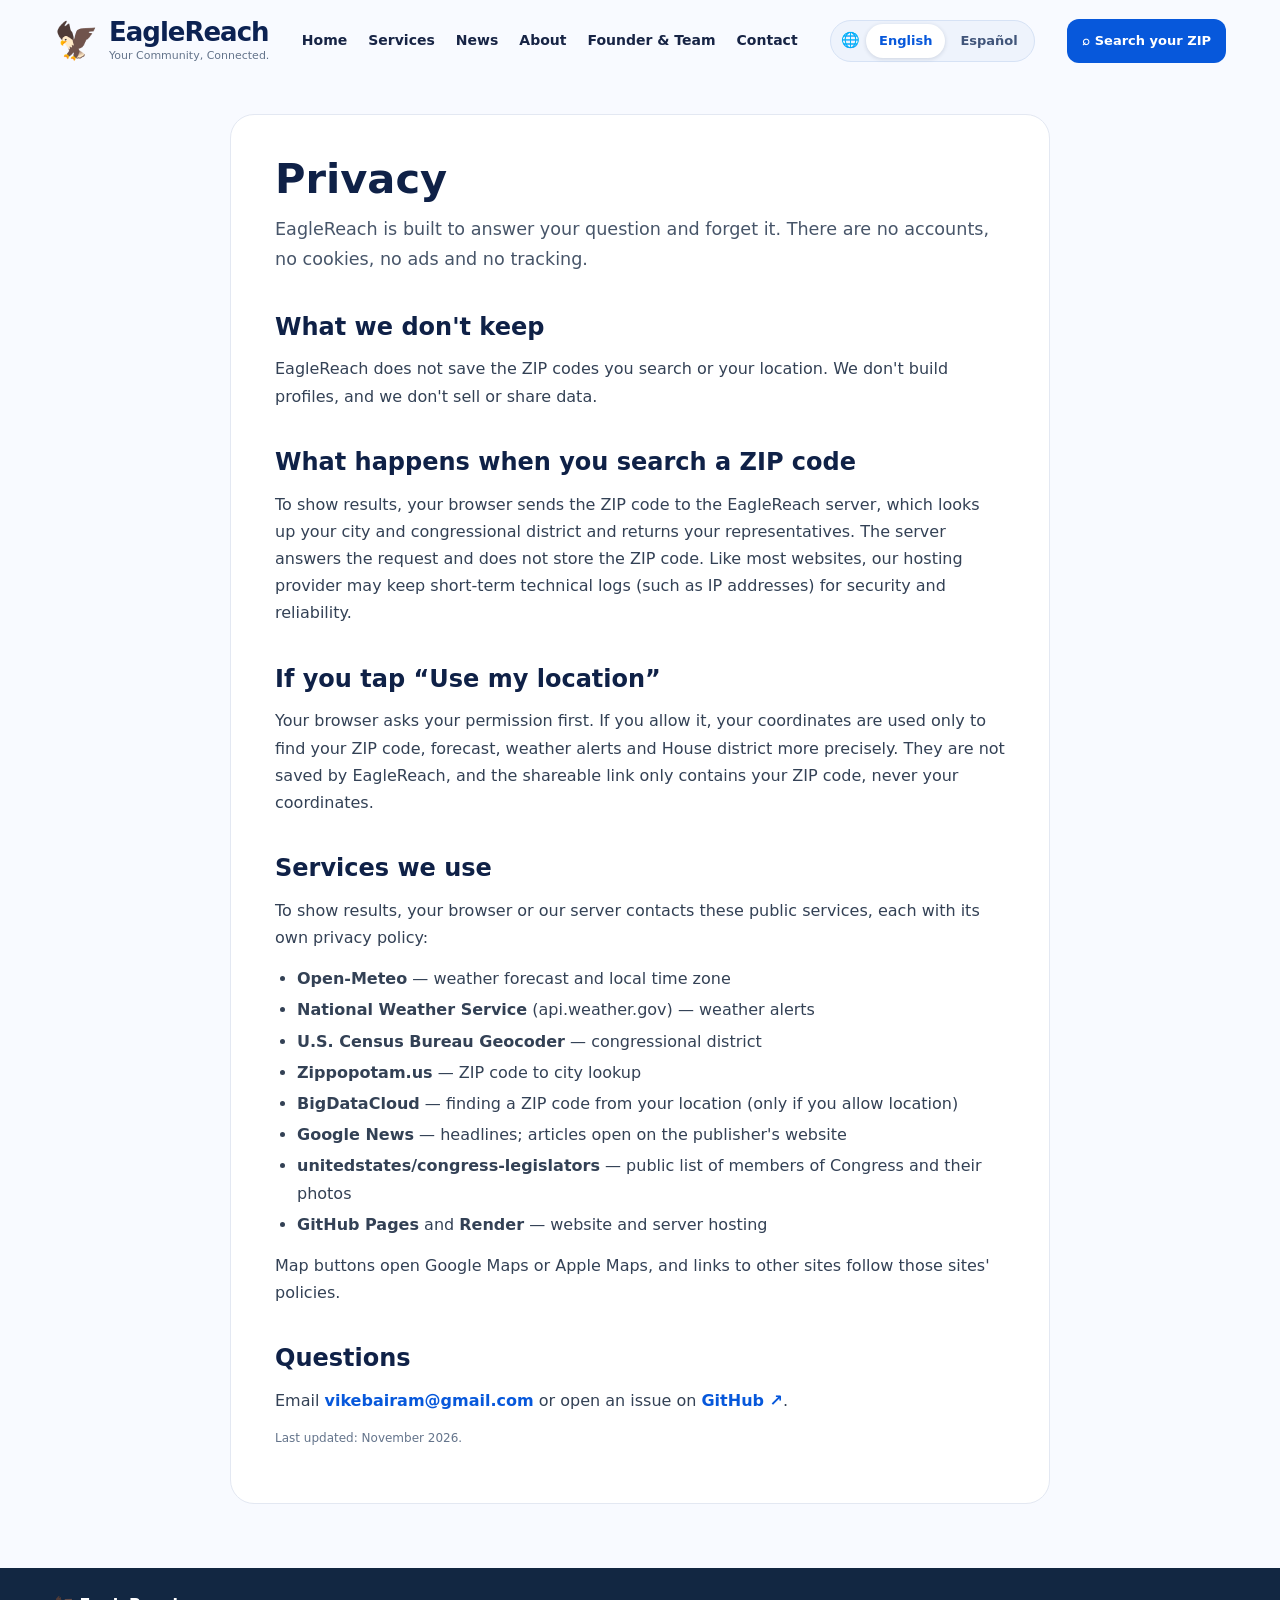
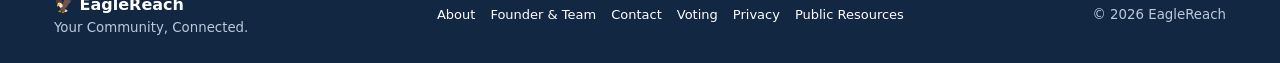
<file: docs/privacy.html>
<!doctype html>
<html lang="en">
<head>
<meta charset="utf-8">
<meta name="viewport" content="width=device-width,initial-scale=1">
<meta name="theme-color" content="#0758db">
<meta name="description" content="How EagleReach handles your ZIP code and location: no accounts, no cookies, no tracking.">
<title>Privacy | EagleReach</title>
<link rel="canonical" href="https://vikesh2608.github.io/EagleReach-v2/privacy.html"><meta property="og:type" content="website"><meta property="og:site_name" content="EagleReach"><meta property="og:title" content="Privacy | EagleReach"><meta property="og:description" content="How EagleReach handles your ZIP code and location: no accounts, no cookies, no tracking."><meta property="og:url" content="https://vikesh2608.github.io/EagleReach-v2/privacy.html"><meta property="og:image" content="https://vikesh2608.github.io/EagleReach-v2/og-image.jpg"><meta property="og:image:width" content="1200"><meta property="og:image:height" content="630"><meta property="og:image:alt" content="EagleReach: type a ZIP code to see your representatives, weather alerts and local news"><meta name="twitter:card" content="summary_large_image"><meta name="twitter:title" content="Privacy | EagleReach"><meta name="twitter:description" content="How EagleReach handles your ZIP code and location: no accounts, no cookies, no tracking."><meta name="twitter:image" content="https://vikesh2608.github.io/EagleReach-v2/og-image.jpg">
<link rel="stylesheet" href="./style.css">
</head>
<body>
<header class="nav wrap"><a class="brand" href="./index.html"><span class="mark">🦅</span><span><strong>EagleReach</strong><small>Your Community, Connected.</small></span></a><nav aria-label="Main navigation"><a href="./index.html">Home</a><a href="./index.html#services">Services</a><a href="./index.html#news">News</a><a href="./about.html">About</a><a href="./founder.html">Founder & Team</a><a href="./contact.html">Contact</a></nav><div id="langSwitch" class="lang-switch" role="group" aria-label="Language / Idioma"><span class="globe" aria-hidden="true">🌐</span><button type="button" data-lang="en" lang="en" aria-pressed="true"><span class="long">English</span><span class="short">EN</span></button><button type="button" data-lang="es" lang="es" aria-pressed="false"><span class="long">Español</span><span class="short">ES</span></button></div><a class="button small" href="./index.html#home">⌕ Search your ZIP</a></header>
<main class="wrap">
<article class="page" data-en-only>
<h1>Privacy</h1>
<p class="lead">EagleReach is built to answer your question and forget it. There are no accounts, no cookies, no ads and no tracking.</p>

<h2>What we don't keep</h2>
<p>EagleReach does not save the ZIP codes you search or your location. We don't build profiles, and we don't sell or share data.</p>

<h2>What happens when you search a ZIP code</h2>
<p>To show results, your browser sends the ZIP code to the EagleReach server, which looks up your city and congressional district and returns your representatives. The server answers the request and does not store the ZIP code. Like most websites, our hosting provider may keep short-term technical logs (such as IP addresses) for security and reliability.</p>

<h2>If you tap “Use my location”</h2>
<p>Your browser asks your permission first. If you allow it, your coordinates are used only to find your ZIP code, forecast, weather alerts and House district more precisely. They are not saved by EagleReach, and the shareable link only contains your ZIP code, never your coordinates.</p>

<h2>Services we use</h2>
<p>To show results, your browser or our server contacts these public services, each with its own privacy policy:</p>
<ul>
  <li><b>Open-Meteo</b> — weather forecast and local time zone</li>
  <li><b>National Weather Service</b> (api.weather.gov) — weather alerts</li>
  <li><b>U.S. Census Bureau Geocoder</b> — congressional district</li>
  <li><b>Zippopotam.us</b> — ZIP code to city lookup</li>
  <li><b>BigDataCloud</b> — finding a ZIP code from your location (only if you allow location)</li>
  <li><b>Google News</b> — headlines; articles open on the publisher's website</li>
  <li><b>unitedstates/congress-legislators</b> — public list of members of Congress and their photos</li>
  <li><b>GitHub Pages</b> and <b>Render</b> — website and server hosting</li>
</ul>
<p>Map buttons open Google Maps or Apple Maps, and links to other sites follow those sites' policies.</p>

<h2>Questions</h2>
<p>Email <a href="mailto:vikebairam@gmail.com">vikebairam@gmail.com</a> or open an issue on <a href="https://github.com/Vikesh2608/EagleReach-v2/issues" target="_blank" rel="noopener noreferrer">GitHub ↗</a>.</p>
<p class="note">Last updated: November 2026.</p>
</article>
</main>
<footer><div class="wrap footer-inner"><div><b>🦅 EagleReach</b><small>Your Community, Connected.</small></div><div><a href="./about.html">About</a><a href="./founder.html">Founder & Team</a><a href="./contact.html">Contact</a><a href="./vote.html">Voting</a><a href="./privacy.html">Privacy</a><a href="https://www.usa.gov/" target="_blank" rel="noopener noreferrer">Public Resources</a></div><small>© 2026 EagleReach</small></div></footer>
<script src="./i18n.js" defer></script>
</body>
</html>
</file>
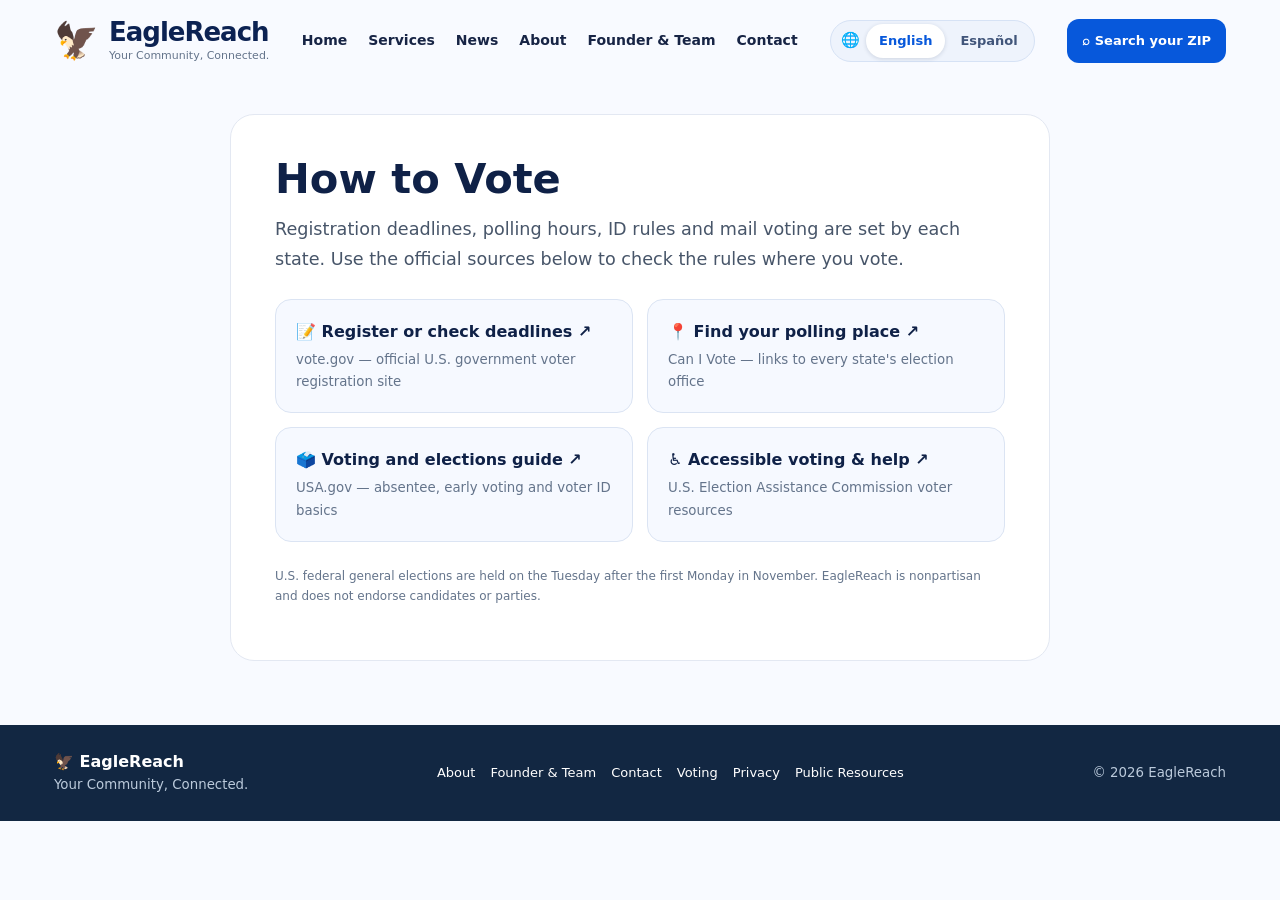
<file: docs/vote.html>
<!doctype html>
<html lang="en">
<head>
<meta charset="utf-8">
<meta name="viewport" content="width=device-width,initial-scale=1">
<meta name="theme-color" content="#0758db">
<meta name="description" content="Official links for registering and voting in the U.S.">
<title>How to Vote | EagleReach</title>
<link rel="canonical" href="https://vikesh2608.github.io/EagleReach-v2/vote.html"><meta property="og:type" content="website"><meta property="og:site_name" content="EagleReach"><meta property="og:title" content="How to Vote | EagleReach"><meta property="og:description" content="Official links for registering and voting in the U.S."><meta property="og:url" content="https://vikesh2608.github.io/EagleReach-v2/vote.html"><meta property="og:image" content="https://vikesh2608.github.io/EagleReach-v2/og-image.jpg"><meta property="og:image:width" content="1200"><meta property="og:image:height" content="630"><meta property="og:image:alt" content="EagleReach: type a ZIP code to see your representatives, weather alerts and local news"><meta name="twitter:card" content="summary_large_image"><meta name="twitter:title" content="How to Vote | EagleReach"><meta name="twitter:description" content="Official links for registering and voting in the U.S."><meta name="twitter:image" content="https://vikesh2608.github.io/EagleReach-v2/og-image.jpg">
<link rel="stylesheet" href="./style.css">
</head>
<body>
<header class="nav wrap"><a class="brand" href="./index.html"><span class="mark">🦅</span><span><strong>EagleReach</strong><small>Your Community, Connected.</small></span></a><nav aria-label="Main navigation"><a href="./index.html">Home</a><a href="./index.html#services">Services</a><a href="./index.html#news">News</a><a href="./about.html">About</a><a href="./founder.html">Founder & Team</a><a href="./contact.html">Contact</a></nav><div id="langSwitch" class="lang-switch" role="group" aria-label="Language / Idioma"><span class="globe" aria-hidden="true">🌐</span><button type="button" data-lang="en" lang="en" aria-pressed="true"><span class="long">English</span><span class="short">EN</span></button><button type="button" data-lang="es" lang="es" aria-pressed="false"><span class="long">Español</span><span class="short">ES</span></button></div><a class="button small" href="./index.html#home">⌕ Search your ZIP</a></header>
<main class="wrap">
<article class="page">
<h1>How to Vote</h1>
<p class="lead">Registration deadlines, polling hours, ID rules and mail voting are set by each state. Use the official sources below to check the rules where you vote.</p>
<div class="link-grid">
  <a class="link-card" href="https://vote.gov/" target="_blank" rel="noopener noreferrer"><b>📝 Register or check deadlines ↗</b><small>vote.gov — official U.S. government voter registration site</small></a>
  <a class="link-card" href="https://www.nass.org/can-I-vote" target="_blank" rel="noopener noreferrer"><b>📍 Find your polling place ↗</b><small>Can I Vote — links to every state's election office</small></a>
  <a class="link-card" href="https://www.usa.gov/voting" target="_blank" rel="noopener noreferrer"><b>🗳️ Voting and elections guide ↗</b><small>USA.gov — absentee, early voting and voter ID basics</small></a>
  <a class="link-card" href="https://www.eac.gov/voters" target="_blank" rel="noopener noreferrer"><b>♿ Accessible voting & help ↗</b><small>U.S. Election Assistance Commission voter resources</small></a>
</div>
<p class="note">U.S. federal general elections are held on the Tuesday after the first Monday in November. EagleReach is nonpartisan and does not endorse candidates or parties.</p>
</article>
</main>
<footer><div class="wrap footer-inner"><div><b>🦅 EagleReach</b><small>Your Community, Connected.</small></div><div><a href="./about.html">About</a><a href="./founder.html">Founder & Team</a><a href="./contact.html">Contact</a><a href="./vote.html">Voting</a><a href="./privacy.html">Privacy</a><a href="https://www.usa.gov/" target="_blank" rel="noopener noreferrer">Public Resources</a></div><small>© 2026 EagleReach</small></div></footer>
<script src="./i18n.js" defer></script>
</body>
</html>
</file>
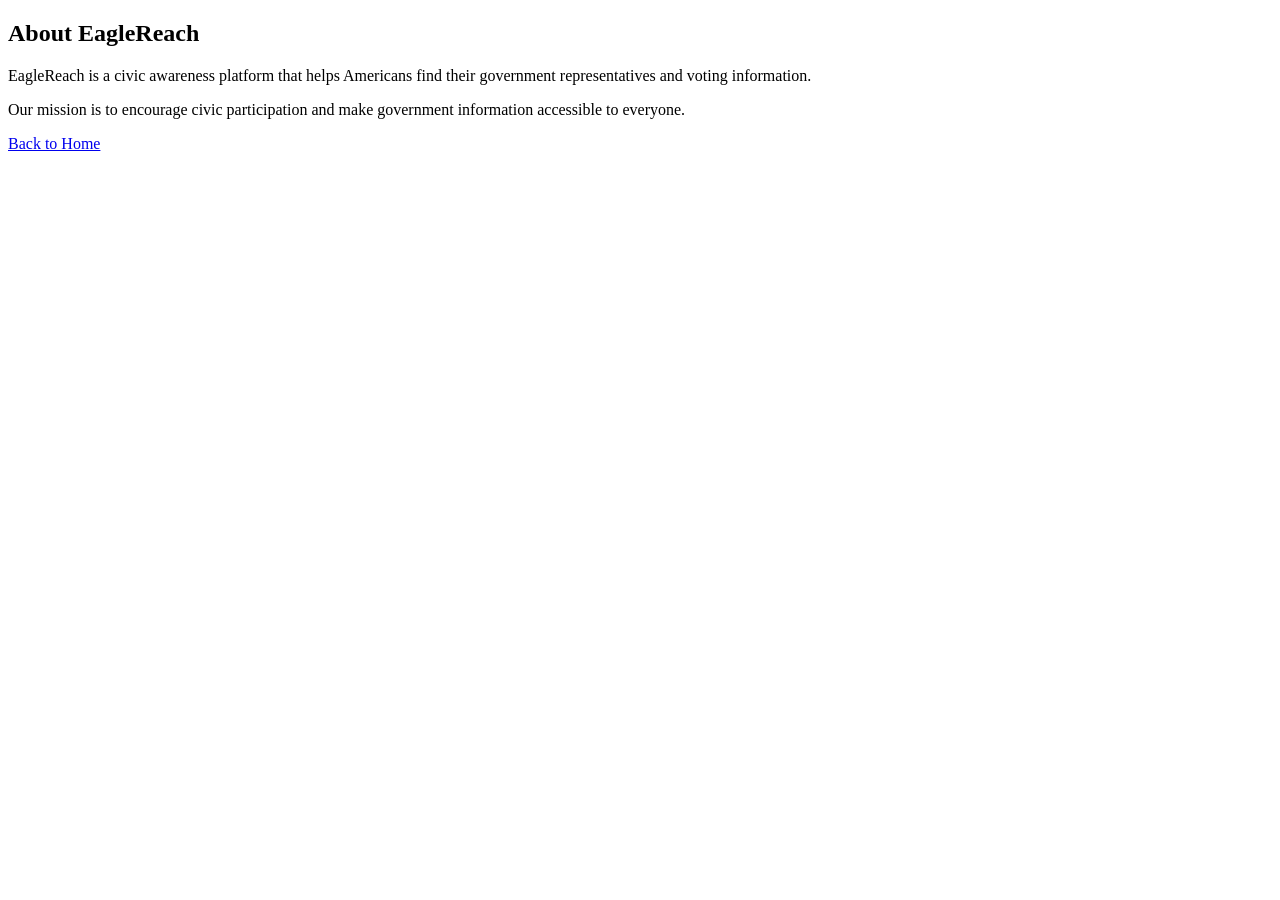
<file: docs/docs/about.html>
<!DOCTYPE html>

<html>
<head>
<title>About EagleReach</title>
</head>

<body>

<h2>About EagleReach</h2>

<p>
EagleReach is a civic awareness platform that helps Americans
find their government representatives and voting information.
</p>

<p>
Our mission is to encourage civic participation and make
government information accessible to everyone.
</p>

<a href="index.html">Back to Home</a>

</body>
</html>
</file>
<file: style.css>
body {
    font-family: Arial;
    max-width: 800px;
    margin: auto;
    padding: 20px;
}
</file>
<file: docs/style.css>
:root{--blue:#0758db;--navy:#0c2252;--muted:#64748b;--border:#e4eaf3}*{box-sizing:border-box}html{scroll-behavior:smooth}body{margin:0;background:#f8faff;color:#172445;font-family:Inter,system-ui,-apple-system,Segoe UI,Arial,sans-serif;line-height:1.55}a{color:inherit;text-decoration:none}button,input{font:inherit}button{cursor:pointer}.wrap{max-width:1220px;margin:auto;padding-left:24px;padding-right:24px}.nav{display:flex;align-items:center;gap:24px;justify-content:space-between;min-height:82px}.brand{display:flex;gap:10px;align-items:center;color:var(--navy)}.brand .mark{font-size:36px}.brand strong{font-size:26px;letter-spacing:-1px;display:block;line-height:1.1}.brand small{display:block;font-size:11px;color:var(--muted)}nav{display:flex;gap:21px;flex-wrap:wrap}nav a{font-size:14px;font-weight:600}nav a:hover,.text-button:hover{color:var(--blue)}.button{background:var(--blue);color:#fff;border:0;border-radius:12px;padding:13px 22px;font-weight:700;display:inline-block}.button:hover{background:#003fae}.button.small{font-size:13px;padding:12px 15px}.hero{min-height:365px;position:relative;overflow:hidden;border-radius:23px;background:linear-gradient(105deg,rgba(4,47,108,.96),rgba(3,87,169,.82) 56%,rgba(6,91,173,.4)),url('https://images.unsplash.com/photo-1477959858617-67f85cf4f1df?auto=format&fit=crop&w=1800&q=80') center/cover;display:flex;justify-content:space-between;gap:18px;padding:42px;color:white}.hero-content{max-width:690px;z-index:1}.eyebrow{font-size:11px;letter-spacing:2px;color:#d6e8ff}.hero h1{font-size:clamp(40px,5vw,68px);letter-spacing:-2px;line-height:1.1;margin:14px 0 0}.hero h2{font-size:clamp(24px,3vw,35px);margin:0}.hero p{max-width:570px;margin:12px 0 18px}.search{background:white;border-radius:13px;display:flex;padding:7px;max-width:650px;box-shadow:0 8px 28px #001c4540}.search input{flex:1;min-width:0;border:0;outline:0;padding:10px 13px;color:#142a45}.text-button{background:none;border:0;color:white;text-decoration:underline;margin-top:12px}.weather-chip{width:210px;background:#ffffffdf;color:var(--navy);padding:20px;border-radius:18px;display:flex;gap:13px;align-items:flex-start}.weather-chip span{font-size:38px}.weather-chip strong{display:block;font-size:28px}.weather-chip small{font-size:12px;color:#55657e}.section-heading{display:flex;justify-content:space-between;gap:15px;align-items:baseline;margin:30px 0 18px}.section-heading h2{margin:0;color:var(--navy);font-size:27px;letter-spacing:-.6px}.section-heading p{color:var(--muted);font-size:14px;margin:0}.service-grid{display:grid;grid-template-columns:repeat(5,minmax(0,1fr));gap:13px}.service{border:1px solid #edf0f6;border-radius:16px;text-align:center;padding:25px 15px;min-height:225px;transition:transform .15s,box-shadow .15s}.service:hover{transform:translateY(-4px);box-shadow:0 12px 25px #152d4c15}.service h3{font-size:16px;margin:12px 0 7px}.service p{font-size:13px;color:#52617b;min-height:60px}.service b{color:var(--blue);font-size:13px}.blue{background:#eaf2ff}.orange{background:#fff2e3}.pink{background:#fff0f5}.green{background:#e8f8f1}.purple{background:#f4ecff}.bubble{font-size:28px;background:white;border-radius:50%;display:inline-grid;place-items:center;width:62px;height:62px;box-shadow:0 4px 14px #0b234114}.panel{background:white;border:1px solid var(--border);border-radius:15px;padding:22px;min-width:0}.panel h3{margin:0 0 12px;color:var(--navy)}.panel a{color:var(--blue);font-weight:700}.two-col{display:grid;grid-template-columns:1fr 1fr;gap:16px}.note{font-size:12px;color:var(--muted)}.forecast-grid{display:grid;grid-template-columns:repeat(auto-fit,minmax(92px,1fr));gap:8px}.day{background:#f1f6ff;border-radius:10px;padding:10px;text-align:center;font-size:12px}.day strong{display:block;font-size:18px}.tabs{display:flex;gap:5px;background:#edf2fa;padding:5px;border-radius:12px;margin-bottom:16px}.tabs button{flex:1;border:0;border-radius:9px;background:transparent;padding:12px 5px;color:#465572}.tabs button.active{background:var(--blue);color:white;font-weight:700}.news-grid{display:grid;grid-template-columns:repeat(3,minmax(0,1fr));gap:15px}.news-card{background:white;border:1px solid var(--border);border-radius:14px;padding:22px;min-height:175px}.news-card h3{font-size:17px;line-height:1.4}.news-card small{color:var(--muted)}.news-card a{color:var(--blue);font-weight:700}.quick-grid{display:grid;grid-template-columns:repeat(3,1fr);gap:12px}.quick-grid a{background:white;border:1px solid var(--border);padding:15px;border-radius:12px;font-weight:600}.quick-grid a:hover{border-color:#7caaff}.resource-panels{margin-top:25px}.mission{margin:28px 0;background:linear-gradient(110deg,#ecfaf5,#edf3ff);border:1px solid var(--border);border-radius:18px;padding:22px;display:flex;align-items:center;gap:20px}.mission>span{font-size:42px}.mission div{flex:1}.mission h3{margin:0}.mission p{color:#586980;margin:6px 0 0;font-size:14px}footer{background:#122742;color:white;margin-top:30px}.footer-inner{display:flex;justify-content:space-between;align-items:center;gap:25px;padding-top:25px;padding-bottom:25px}.footer-inner small{display:block;color:#bbcadb}.footer-inner>div:nth-child(2){display:flex;gap:15px;flex-wrap:wrap;font-size:13px}.sr-only{position:absolute;width:1px;height:1px;overflow:hidden;clip:rect(0,0,0,0)}#status{font-size:13px}#results[hidden]{display:none}@media(max-width:950px){.nav{flex-wrap:wrap;padding-top:15px;padding-bottom:15px}.nav nav{order:3;width:100%;justify-content:center}.service-grid{grid-template-columns:repeat(3,1fr)}.hero{padding:30px}.news-grid{grid-template-columns:repeat(2,1fr)}}@media(max-width:650px){.wrap{padding-left:15px;padding-right:15px}.nav{gap:12px}.nav nav{gap:12px}.nav nav a{font-size:12px}.hero{flex-direction:column;padding:25px 20px}.hero-side{display:none}.hero h1{font-size:44px}.search{flex-wrap:wrap}.search input{width:100%;flex-basis:100%}.search .button{width:100%}.service-grid,.news-grid,.two-col{grid-template-columns:1fr 1fr}.service{padding:18px 10px;min-height:210px}.service-grid .service:last-child{grid-column:1/-1}.section-heading{display:block}.section-heading h2{font-size:23px}.quick-grid{grid-template-columns:1fr 1fr}.tabs{overflow-x:auto}.tabs button{min-width:95px;font-size:12px}.mission{flex-wrap:wrap}.mission .button{width:100%;text-align:center}.footer-inner{flex-direction:column;align-items:flex-start}}@media(max-width:430px){.news-grid,.two-col{grid-template-columns:1fr}}

/* EagleReach V3 emergency and healthcare */
.emergency-section{margin-top:32px;scroll-margin-top:20px}.emergency-grid{display:grid;grid-template-columns:repeat(2,minmax(0,1fr));gap:16px}.emergency-card{border-radius:18px;padding:25px;border:1px solid var(--border)}.emergency-911{background:#fff0f1;border-color:#fecdd3}.emergency-988{background:#f1efff;border-color:#dcd6ff}.emergency-symbol{font-size:29px}.emergency-card h3{margin:8px 0;color:#172445}.emergency-card strong{display:block;font-size:38px;line-height:1.3}.emergency-911 strong{color:#b91c1c}.emergency-988 strong{color:#5b21b6}.emergency-card p{color:#49566c;min-height:50px}.emergency-action{display:inline-block;border-radius:10px;padding:11px 20px;color:white;font-weight:750}.red-action{background:#c91d32}.purple-action{background:#6332bd}.secondary-crisis-link{display:inline-block;margin-left:14px;color:#4c1d95;text-decoration:underline;font-weight:650}.nearby-title{color:var(--navy);font-size:22px;margin:25px 0 14px}.care-grid{display:grid;grid-template-columns:repeat(4,minmax(0,1fr));gap:13px}.care-card{background:white;border:1px solid var(--border);border-radius:14px;padding:20px;display:flex;flex-direction:column;gap:7px;transition:transform .15s,box-shadow .15s}.care-card:hover{transform:translateY(-3px);box-shadow:0 10px 20px #152d4c15}.care-card span{font-size:28px}.care-card b{color:var(--navy)}.care-card small{color:var(--muted);flex:1}.care-card em{font-size:13px;color:var(--blue);font-weight:700;font-style:normal}.helplines{background:white;border:1px solid var(--border);border-radius:15px;padding:20px;margin-top:18px}.helplines h3{margin:0 0 10px;color:var(--navy)}.helplines>div{display:flex;justify-content:space-between;gap:12px;padding:9px 0;border-top:1px solid var(--border)}.helplines a{color:var(--blue);font-weight:700}.emergency-disclaimer{color:var(--muted);font-size:12px;margin-top:12px}@media(max-width:850px){.care-grid{grid-template-columns:repeat(2,minmax(0,1fr))}}@media(max-width:540px){.emergency-grid{grid-template-columns:1fr}.emergency-card p{min-height:0}.care-grid{grid-template-columns:repeat(2,minmax(0,1fr))}.helplines>div{flex-wrap:wrap}}
/* Map choices for nearby healthcare */
.map-actions{display:flex;flex-wrap:wrap;gap:8px;margin-top:9px}.map-actions a{display:inline-flex;align-items:center;justify-content:center;border:1px solid #b9c9e8;background:#edf4ff;border-radius:9px;padding:8px 10px;color:#0758db;font-size:12px;font-weight:750}.map-actions a:hover{background:#dbeafe}.emergency-section>.note a{color:#0758db;text-decoration:underline;font-weight:650}

/* Inner pages (About, Founder, Vote, Contact) */
.page{max-width:820px;margin:32px auto 64px;background:#fff;border:1px solid #e3e8f2;border-radius:24px;padding:40px 44px;line-height:1.7;color:#334155}
.page h1{font-size:clamp(2rem,4vw,2.6rem);color:#0f2147;margin:0 0 12px;line-height:1.15}
.page h2{color:#0f2147;margin:32px 0 8px;font-size:1.5rem}
.page h3{color:#0f2147;margin:24px 0 4px;font-size:1.15rem}
.page p{margin:0 0 14px}
.page hr{border:0;border-top:1px solid #e3e8f2;margin:32px 0}
.page a{color:#0758db;font-weight:600}
.page .lead{font-size:1.1rem;color:#475569}
.link-grid{display:grid;grid-template-columns:repeat(auto-fit,minmax(240px,1fr));gap:14px;margin:24px 0}
.link-card{display:flex;flex-direction:column;gap:4px;padding:18px 20px;border:1px solid #dbe4f3;border-radius:16px;background:#f6f9ff;text-decoration:none;transition:.2s}
.page .link-card b{color:#0f2147}
.page .link-card small{color:#64748b;font-weight:400}
.link-card:hover{border-color:#0758db;transform:translateY(-2px)}
nav a[aria-current="page"]{color:#0758db;font-weight:700}
@media(max-width:650px){.page{padding:26px 22px;margin:18px auto 40px;border-radius:18px}}

/* Representative cards */
.rep-list{display:grid;gap:12px}
.rep-card{display:flex;gap:14px;align-items:flex-start;padding:12px;border:1px solid #e3e8f2;border-radius:14px;background:#fbfcff}
.rep-card img{width:56px;height:68px;object-fit:cover;border-radius:10px;flex:none;background:#e9eef7}
.rep-icon{width:56px;height:56px;display:grid;place-items:center;font-size:1.6rem;border-radius:10px;background:#eef3fc;flex:none}
.rep-card strong{display:block;color:#0f2147}
.rep-card small{display:block;color:#64748b}
.party{display:inline-block;margin-top:4px;padding:1px 8px;border-radius:999px;font-size:.75rem;font-weight:700;background:#eef2f7;color:#475569}
.party.dem{background:#e6efff;color:#1d4ed8}.party.gop{background:#fdecec;color:#b91c1c}
.rep-links{display:flex;flex-wrap:wrap;gap:12px;margin-top:6px;font-size:.9rem}

/* Weather alerts (National Weather Service) */
#alerts{display:grid;gap:10px;margin-bottom:12px}
.alert-card{border-radius:12px;padding:12px 14px;border:1px solid;border-left-width:5px}
.alert-card strong{display:block}
.alert-card p{margin:4px 0 6px;font-size:14px}
.alert-card small{font-size:12px;color:#475569}
.alert-card a{font-weight:700}
.alert-card.severe{background:#fff1f2;border-color:#fecdd3;border-left-color:#dc2626;color:#7f1d1d}
.alert-card.moderate{background:#fff7ed;border-color:#fed7aa;border-left-color:#ea580c;color:#7c2d12}
.alert-card.minor{background:#fefce8;border-color:#fde68a;border-left-color:#ca8a04;color:#713f12}
.alert-none{margin:0;font-size:13px;color:#166534;background:#f0fdf4;border:1px solid #bbf7d0;border-radius:10px;padding:8px 12px}

/* Live clock */
.weather-chip .clock{display:block;margin-top:6px;font-variant-numeric:tabular-nums;color:#33476a}
.live-line{margin:10px 0 0;font-variant-numeric:tabular-nums}

/* Share results */
.share-wrap{display:flex;align-items:center;gap:10px;flex-wrap:wrap}
.share-button{background:#fff;border:1px solid #c9d7f0;color:#0758db;font-weight:700;border-radius:10px;padding:9px 14px;font-size:14px}
.share-button:hover{border-color:#0758db;background:#f3f7ff}
#shareMsg{font-size:13px;color:#166534;font-weight:600;word-break:break-all}
.page ul{padding-left:22px;margin:0 0 14px}.page li{margin:4px 0}

/* Share results */
.share-wrap{display:flex;align-items:center;gap:10px;flex-wrap:wrap}
.share-button{background:#fff;border:1px solid #c9d7f0;color:#0758db;font-weight:700;border-radius:10px;padding:9px 14px;font-size:14px}
.share-button:hover{border-color:#0758db;background:#f3f7ff}
#shareMsg{font-size:13px;color:#166534;font-weight:600;word-break:break-all}
.page ul{padding-left:22px;margin:0 0 14px}.page li{margin:4px 0}

/* Language switch: 🌐 English | Español */
.lang-switch{display:inline-flex;align-items:center;gap:2px;background:#eef3fc;border:1px solid #d6e2f5;border-radius:999px;padding:3px}
.lang-switch .globe{font-size:15px;padding:0 4px 0 7px}
.lang-switch button{border:0;background:transparent;color:#41557a;font-weight:700;font-size:13px;border-radius:999px;padding:7px 13px;transition:background .15s,color .15s}
.lang-switch button:hover:not(.active){background:#dde8fa;color:#0758db}
.lang-switch button.active{background:#fff;color:#0758db;box-shadow:0 1px 4px #0b234126;cursor:default}
.lang-switch button:focus-visible{outline:2px solid #0758db;outline-offset:2px}
.lang-switch .short{display:none}
@media(max-width:430px){.lang-switch .long{display:none}.lang-switch .short{display:inline}.lang-switch button{padding:7px 11px}}
.lang-note{background:#fff7ed;border:1px solid #fed7aa;color:#7c2d12;border-radius:10px;padding:8px 12px;font-size:14px}

/* Getting started: hint, big location button, mobile start bar */
.start-hint{font-weight:600;color:#fff;margin:0 0 10px!important}
.or-line{display:flex;align-items:center;gap:10px;max-width:650px;margin:14px 0 10px;color:#cfe1ff;font-size:13px;text-transform:uppercase;letter-spacing:1px}
.or-line:before,.or-line:after{content:"";flex:1;height:1px;background:rgba(255,255,255,.35)}
.locate-big{display:inline-flex;align-items:center;justify-content:center;gap:6px;background:#fff;color:#0758db;border:0;border-radius:12px;padding:12px 22px;font-weight:800;font-size:16px;box-shadow:0 6px 18px #001c4533}
.locate-big:hover{background:#eef4ff}
.locate-big:disabled{opacity:.85;cursor:progress}
body:not(.searched) .locate-big:not(:disabled){animation:locatePulse 2.2s ease-out infinite}
@keyframes locatePulse{0%{box-shadow:0 0 0 0 rgba(255,255,255,.75)}70%{box-shadow:0 0 0 14px rgba(255,255,255,0)}100%{box-shadow:0 0 0 0 rgba(255,255,255,0)}}
@media(prefers-reduced-motion:reduce){body:not(.searched) .locate-big{animation:none}}
.locate-note{display:block;margin-top:8px;font-size:12px;color:#d6e8ff}
.start-bar{display:none}
@media(max-width:650px){
  .locate-big{width:100%;padding:14px}
  .or-line{margin:12px 0 8px}
  .start-bar:not([hidden]){display:flex;position:fixed;left:10px;right:10px;bottom:10px;z-index:50;background:#0c2252;color:#fff;border-radius:16px;padding:10px 12px;gap:8px;align-items:center;flex-wrap:wrap;box-shadow:0 10px 30px #0b234166}
  .start-bar-text{flex-basis:100%;font-size:13px;font-weight:600;color:#d6e8ff}
  .start-bar button{flex:1;background:#fff;color:#0758db;border:0;border-radius:10px;padding:11px;font-weight:800;font-size:15px}
  .start-bar-zip{color:#fff;text-decoration:underline;font-size:14px;padding:0 6px}
  footer{padding-bottom:110px}
}
@media(max-width:650px){
  .hero{padding:22px 18px}
  .hero .eyebrow,.hero .hero-desc{display:none}
  .hero h1{font-size:38px;margin-top:0}
  .hero h2{font-size:22px;margin-bottom:12px}
  .locate-note{margin-top:6px}
}

/* ===== Weather card (phone weather app style) ===== */
.panel.wx{color:#fff;border:0;padding:20px;overflow:hidden;position:relative;transition:background .6s}
.wx-clear{background:linear-gradient(165deg,#1f6fd6 0%,#4a9be8 55%,#86c3f5 100%)}
.wx-partly{background:linear-gradient(165deg,#3f74b0 0%,#6d9ac8 55%,#a3c0dc 100%)}
.wx-cloudy{background:linear-gradient(165deg,#56677d 0%,#788a9f 55%,#97a6b7 100%)}
.wx-rain{background:linear-gradient(165deg,#34465d 0%,#4f647d 55%,#6c8098 100%)}
.wx-snow{background:linear-gradient(165deg,#5f7896 0%,#8399b4 55%,#a8bbd0 100%)}
.wx-storm{background:linear-gradient(165deg,#22253d 0%,#3b3f62 55%,#56598a 100%)}
.wx-fog{background:linear-gradient(165deg,#68727e 0%,#86909b 55%,#a3abb4 100%)}
.wx-night{background:linear-gradient(165deg,#070f29 0%,#16234d 55%,#2b3c70 100%)}
.wx-night-dim{background:linear-gradient(165deg,#111827 0%,#222e48 55%,#36456a 100%)}
.panel.wx #weather{font-size:14px}
.wx-now{text-align:center;padding:6px 0 14px;text-shadow:0 1px 8px rgba(0,0,0,.18)}
.wx-place{font-size:22px;font-weight:600;letter-spacing:.2px}
.wx-temp{font-size:76px;font-weight:200;line-height:1;margin:2px 0 2px 18px;letter-spacing:-2px}
.wx-cond{font-size:17px;font-weight:600;opacity:.95}
.wx-hl{font-size:15px;font-weight:600;opacity:.9;margin-top:2px;white-space:pre}
.wx-glass,.wx-tile{background:rgba(255,255,255,.14);border:1px solid rgba(255,255,255,.18);border-radius:16px;
  -webkit-backdrop-filter:blur(14px);backdrop-filter:blur(14px)}
.wx-glass{padding:10px 12px 8px;margin-top:10px}
.wx-glass h4{margin:0 0 6px;font-size:11px;font-weight:700;letter-spacing:.8px;text-transform:uppercase;opacity:.75;
  padding-bottom:7px;border-bottom:1px solid rgba(255,255,255,.18)}
.wx-hours{display:flex;gap:4px;overflow-x:auto;scrollbar-width:thin;scroll-snap-type:x proximity;padding-bottom:6px}
.wx-hours:focus-visible{outline:2px solid #fff;outline-offset:2px;border-radius:8px}
.wx-hour{flex:0 0 56px;display:flex;flex-direction:column;align-items:center;gap:3px;scroll-snap-align:start;padding:4px 0}
.wx-hour-time{font-size:13px;font-weight:600;opacity:.9;white-space:nowrap}
.wx-hour-icon{font-size:22px;line-height:1.2}
.wx-hour b{font-size:16px;font-weight:600}
.wx-pop{color:#9fe1ff;font-size:11px;font-weight:700;line-height:1}
.wx-days{display:flex;flex-direction:column}
.wx-day{display:grid;grid-template-columns:52px 38px 34px 1fr 34px;align-items:center;gap:8px;padding:8px 0;border-top:1px solid rgba(255,255,255,.14)}
.wx-day:first-child{border-top:0}
.wx-day-name{font-weight:600;font-size:15px}
.wx-day-icon{font-size:20px;display:flex;flex-direction:column;align-items:center;line-height:1.1}
.wx-day-icon small{margin-top:1px}
.wx-lo{opacity:.65;font-weight:600;text-align:right}
.wx-hi{font-weight:600}
.wx-bar{position:relative;height:5px;border-radius:5px;background:rgba(0,0,0,.18)}
.wx-fill{position:absolute;top:0;bottom:0;border-radius:5px}
.wx-dot{position:absolute;top:50%;width:9px;height:9px;margin:-4.5px 0 0 -4.5px;border-radius:50%;background:#fff;border:2px solid rgba(0,0,0,.25)}
.wx-tiles{display:grid;grid-template-columns:repeat(3,minmax(0,1fr));gap:10px;margin-top:10px}
.wx-tile{padding:10px 12px;display:flex;flex-direction:column;gap:2px;min-height:92px}
.wx-tile-label{font-size:11px;font-weight:700;letter-spacing:.6px;text-transform:uppercase;opacity:.75}
.wx-tile b{font-size:24px;font-weight:500}
.wx-tile small{font-size:12px;opacity:.85;line-height:1.3}
.wx-unit{font-size:14px;font-weight:600;opacity:.8}
.panel.wx .live-line{color:rgba(255,255,255,.8);margin-top:12px}
/* alerts inside the dark card */
.panel.wx #alerts{margin-bottom:6px}
.panel.wx .alert-card{background:rgba(255,255,255,.16);border-color:rgba(255,255,255,.22);color:#fff;-webkit-backdrop-filter:blur(14px);backdrop-filter:blur(14px)}
.panel.wx .alert-card.severe{border-left-color:#ff5a4f}
.panel.wx .alert-card.moderate{border-left-color:#ff9f0a}
.panel.wx .alert-card.minor{border-left-color:#ffd60a}
.panel.wx .alert-card small{color:rgba(255,255,255,.85)}
.panel.wx .alert-card a{color:#fff;text-decoration:underline}
.panel.wx .alert-none{background:rgba(255,255,255,.14);border-color:rgba(255,255,255,.2);color:#fff}
@media(max-width:650px){
  #results .two-col{grid-template-columns:1fr}
  .wx-tiles{grid-template-columns:repeat(2,minmax(0,1fr))}
  .wx-temp{font-size:68px}
}
.wx-pop{font-family:Inter,system-ui,-apple-system,"Segoe UI",Arial,sans-serif;font-variant-emoji:text;min-height:11px;display:block;background:none}
.wx-hour-icon,.wx-day-icon{font-family:"Apple Color Emoji","Segoe UI Emoji","Noto Color Emoji",sans-serif}
.wx-day-icon .wx-pop{font-size:11px}
.wx-pop{color:#dff6ff;font-weight:800;text-shadow:0 1px 2px rgba(0,40,90,.35)}

/* ===== Animated sky behind the weather card ===== */
.panel.wx>*:not(.wx-fx){position:relative;z-index:1}
.wx-fx{position:absolute;inset:0;overflow:hidden;pointer-events:none;z-index:0}
.wx-fx i{position:absolute;display:block}
.fx-sun{top:-150px;right:-150px;width:420px;height:420px;border-radius:50%;
  background:radial-gradient(circle,rgba(255,240,170,.75) 0%,rgba(255,214,90,.28) 38%,rgba(255,214,90,0) 70%);animation:fx-pulse 7s ease-in-out infinite}
.fx-rays{top:-260px;right:-260px;width:640px;height:640px;border-radius:50%;opacity:.5;
  background:repeating-conic-gradient(from 0deg,rgba(255,255,255,.10) 0deg 6deg,rgba(255,255,255,0) 6deg 22deg);
  -webkit-mask:radial-gradient(circle,#000 20%,transparent 68%);mask:radial-gradient(circle,#000 20%,transparent 68%);animation:fx-spin 90s linear infinite}
.fx-moon{top:-70px;right:-50px;width:260px;height:260px;border-radius:50%;
  background:radial-gradient(circle,rgba(255,250,225,.42) 0%,rgba(200,210,255,.12) 40%,transparent 68%)}
.fx-star{width:2px;height:2px;border-radius:50%;background:#fff;box-shadow:0 0 4px rgba(255,255,255,.9);animation:fx-twinkle ease-in-out infinite}
.fx-cloud{left:0;width:260px;height:80px;border-radius:80px;background:rgba(255,255,255,.32);filter:blur(16px);animation:fx-drift linear infinite}
.fx-cloud.dark{background:rgba(220,230,245,.18)}
.fx-cloud.thin{background:rgba(255,255,255,.22);height:56px}
.fx-drop{top:-30px;width:1.6px;height:22px;border-radius:2px;background:linear-gradient(rgba(255,255,255,0),rgba(220,240,255,.85));animation:fx-fall linear infinite}
.fx-flake{top:-12px;border-radius:50%;background:#fff;box-shadow:0 0 6px rgba(255,255,255,.7);animation:fx-snow linear infinite}
.fx-fog{left:-50%;width:200%;height:110px;background:linear-gradient(90deg,transparent,rgba(255,255,255,.28),transparent 60%,rgba(255,255,255,.2),transparent);filter:blur(10px);animation:fx-fogdrift ease-in-out infinite alternate}
.fx-flash{inset:0;background:#fff;opacity:0;animation:fx-flash 9s infinite}
@keyframes fx-pulse{0%,100%{transform:scale(1);opacity:.9}50%{transform:scale(1.08);opacity:1}}
@keyframes fx-spin{to{transform:rotate(360deg)}}
@keyframes fx-twinkle{0%,100%{opacity:.25}50%{opacity:1}}
@keyframes fx-drift{from{left:-300px}to{left:110%}}
@keyframes fx-fall{to{transform:translate(-40px,1500px)}}
@keyframes fx-snow{0%{transform:translate(0,0)}50%{transform:translate(28px,750px)}100%{transform:translate(-10px,1500px)}}
@keyframes fx-fogdrift{from{transform:translateX(-12%)}to{transform:translateX(12%)}}
@keyframes fx-flash{0%,86%,100%{opacity:0}87%{opacity:.45}88%{opacity:0}90%{opacity:.3}91%{opacity:0}}
@media(prefers-reduced-motion:reduce){
  .wx-fx i{animation:none!important}
  .fx-drop,.fx-flake,.fx-flash{display:none!important}
}

/* ===== Community Card ===== */
.card-button{background:linear-gradient(135deg,#0758db,#7c3aed);color:#fff;border:0}
.card-button:hover{background:linear-gradient(135deg,#003fae,#6d28d9);color:#fff}
.card-modal:not([hidden]){position:fixed;inset:0;z-index:100;display:flex;align-items:center;justify-content:center;
  background:rgba(9,18,40,.62);-webkit-backdrop-filter:blur(6px);backdrop-filter:blur(6px);padding:16px}
.card-sheet{background:#fff;border-radius:22px;padding:20px;max-width:440px;width:100%;max-height:calc(100vh - 32px);overflow:auto;
  box-shadow:0 30px 70px rgba(0,0,0,.35);animation:card-pop .22s ease-out}
@keyframes card-pop{from{transform:translateY(16px) scale(.97);opacity:0}to{transform:none;opacity:1}}
.card-head{display:flex;align-items:center;justify-content:space-between;gap:10px}
.card-head h3{margin:0;color:#0c2252;font-size:20px}
.card-x{border:0;background:#eef2f8;border-radius:50%;width:34px;height:34px;font-size:15px;color:#41557a}
.card-sub{margin:6px 0 12px;color:#64748b;font-size:13px}
.card-preview{border-radius:16px;overflow:hidden;box-shadow:0 10px 30px rgba(12,34,82,.25);aspect-ratio:1080/1350;background:#e8eef8}
.card-preview img{display:block;width:100%;height:100%;object-fit:cover}
.card-actions{display:flex;gap:10px;margin-top:14px}
.card-actions .button{flex:1;text-align:center}
.card-actions .share-button{flex:0 0 auto}
body.modal-open{overflow:hidden}
@media(prefers-reduced-motion:reduce){.card-sheet{animation:none}}
</file>
